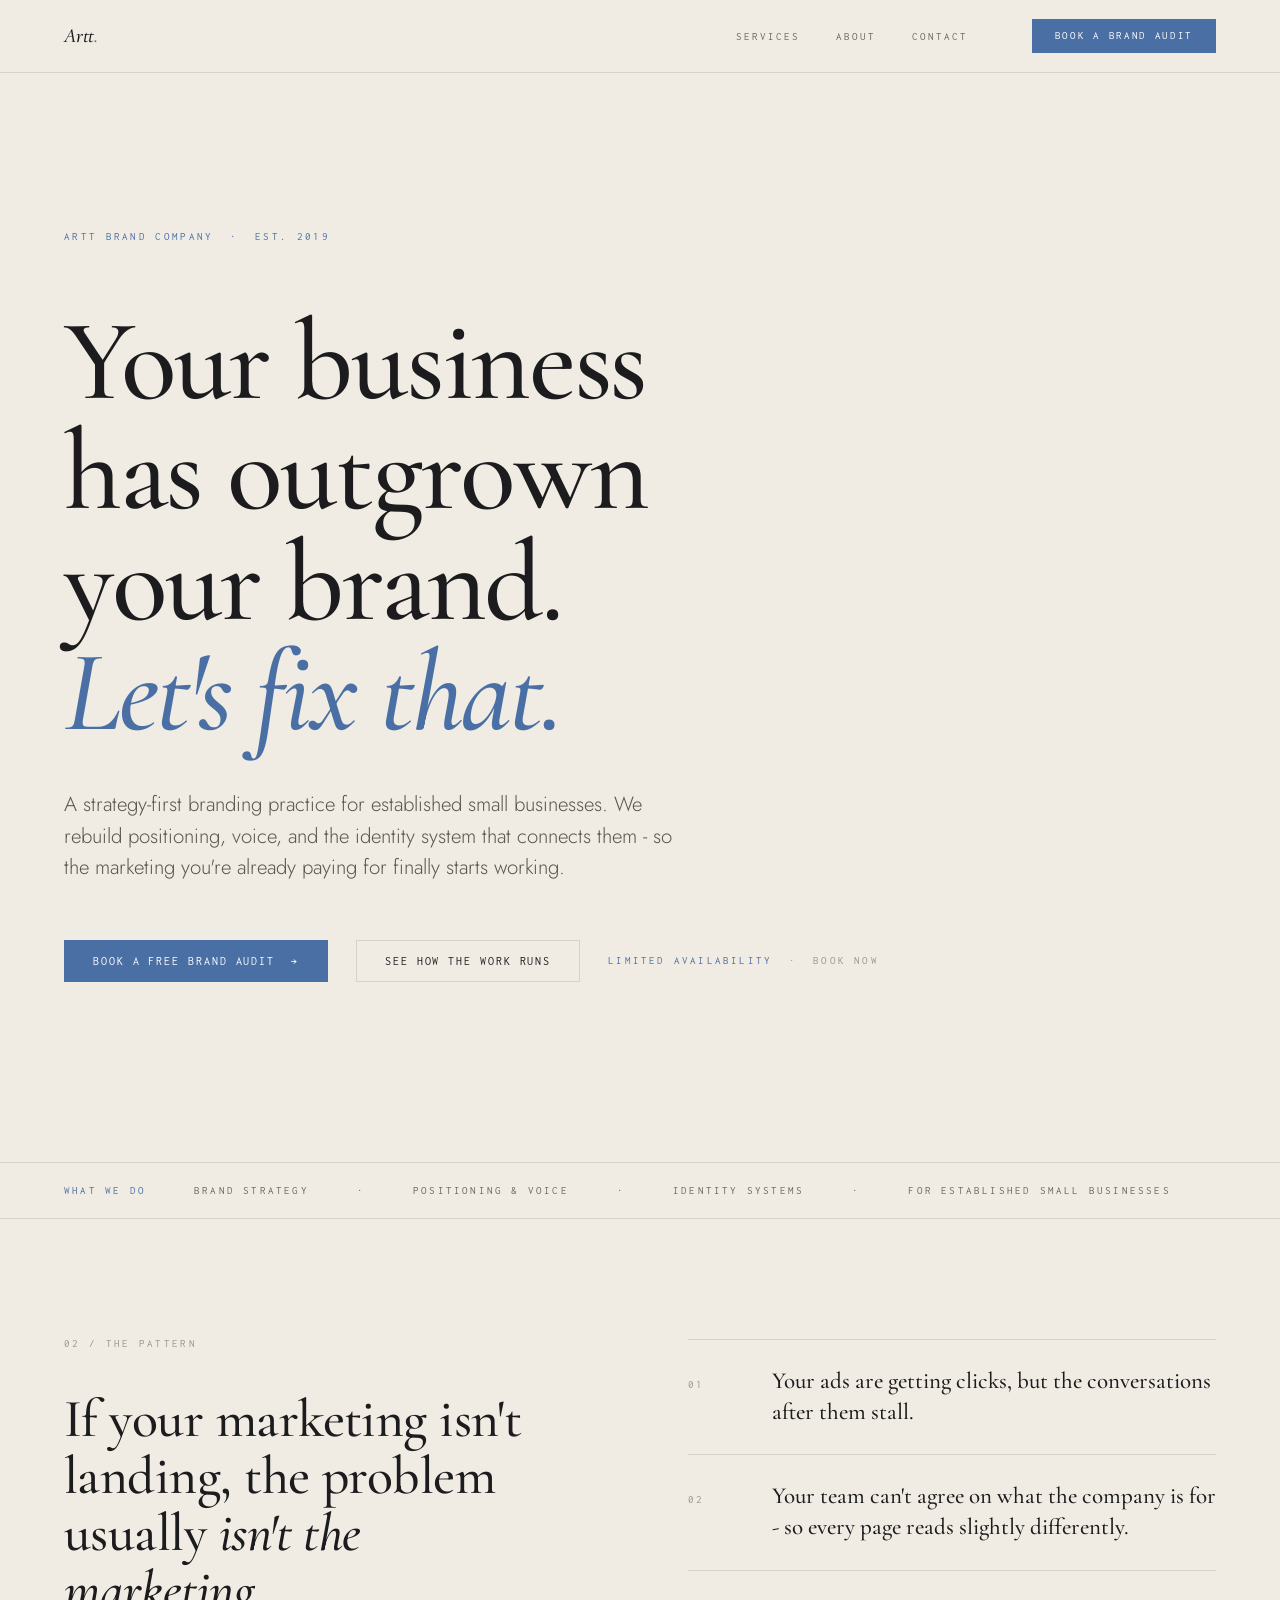
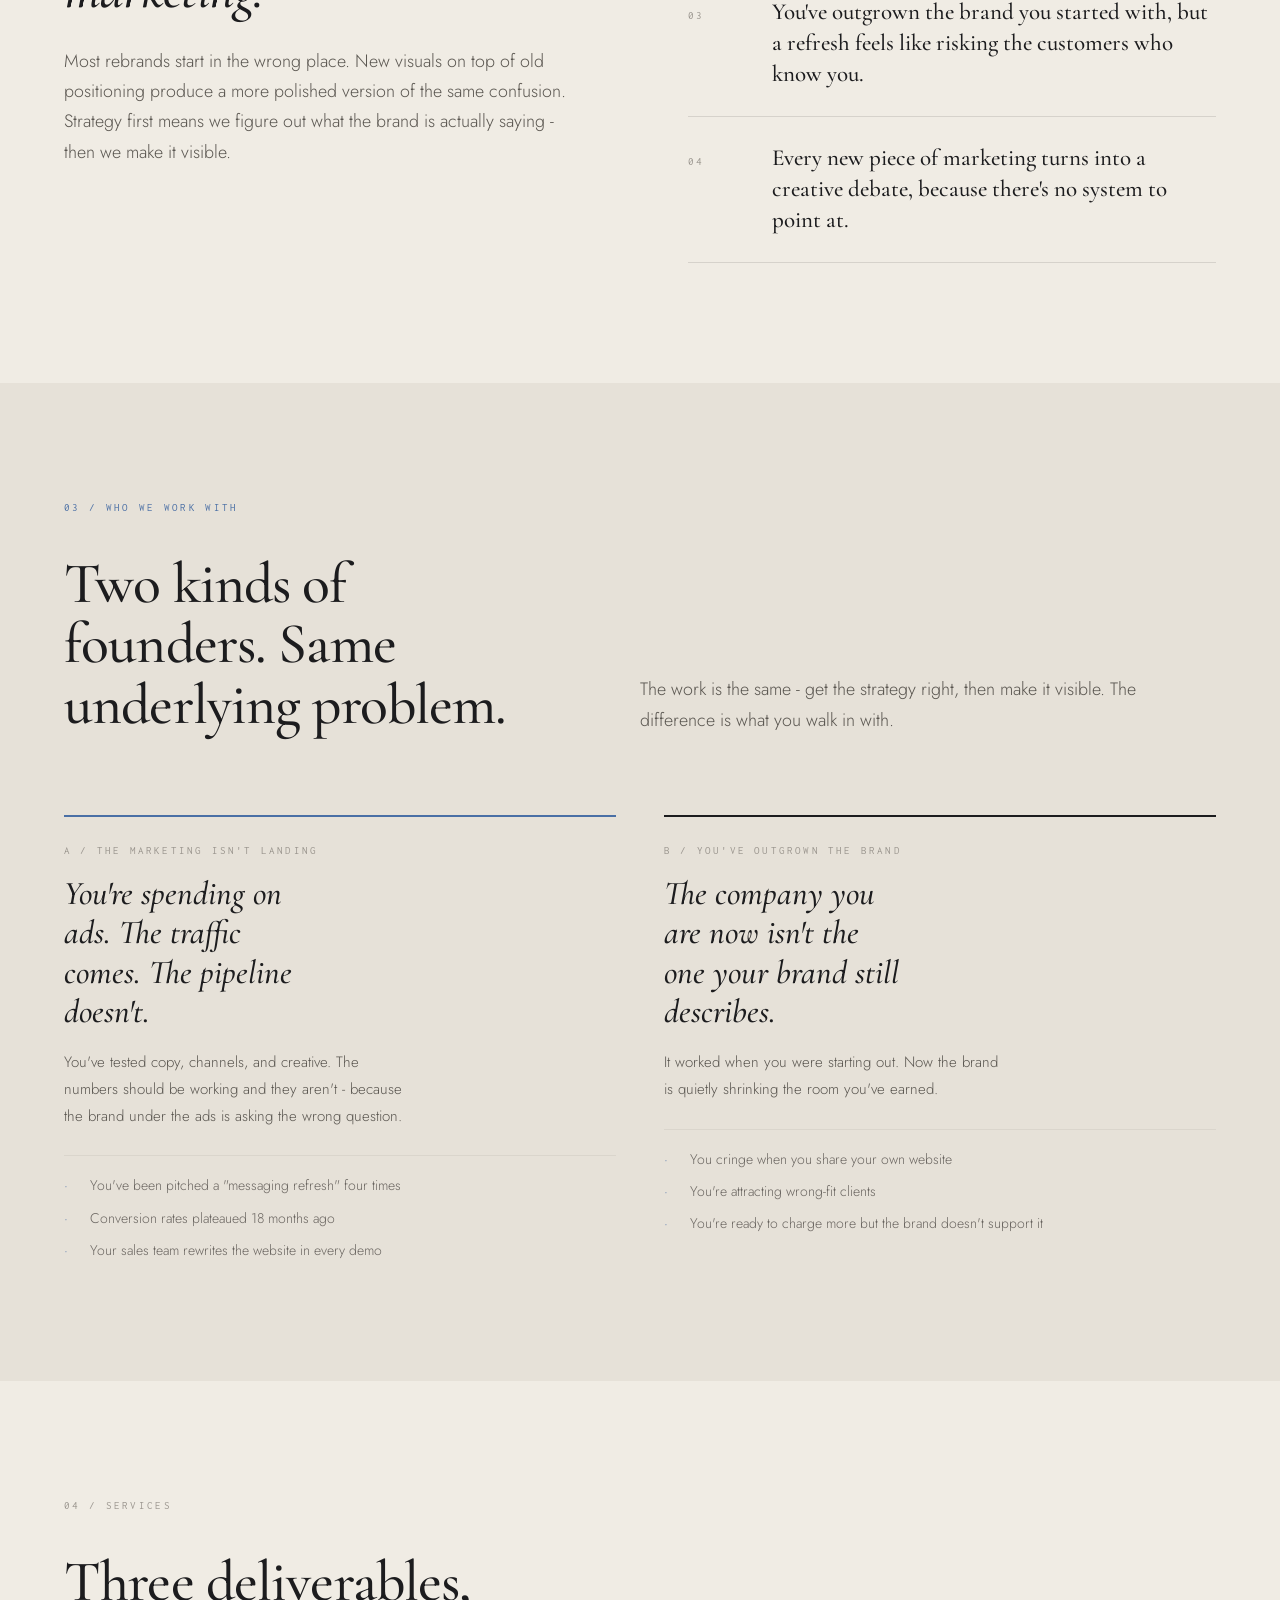
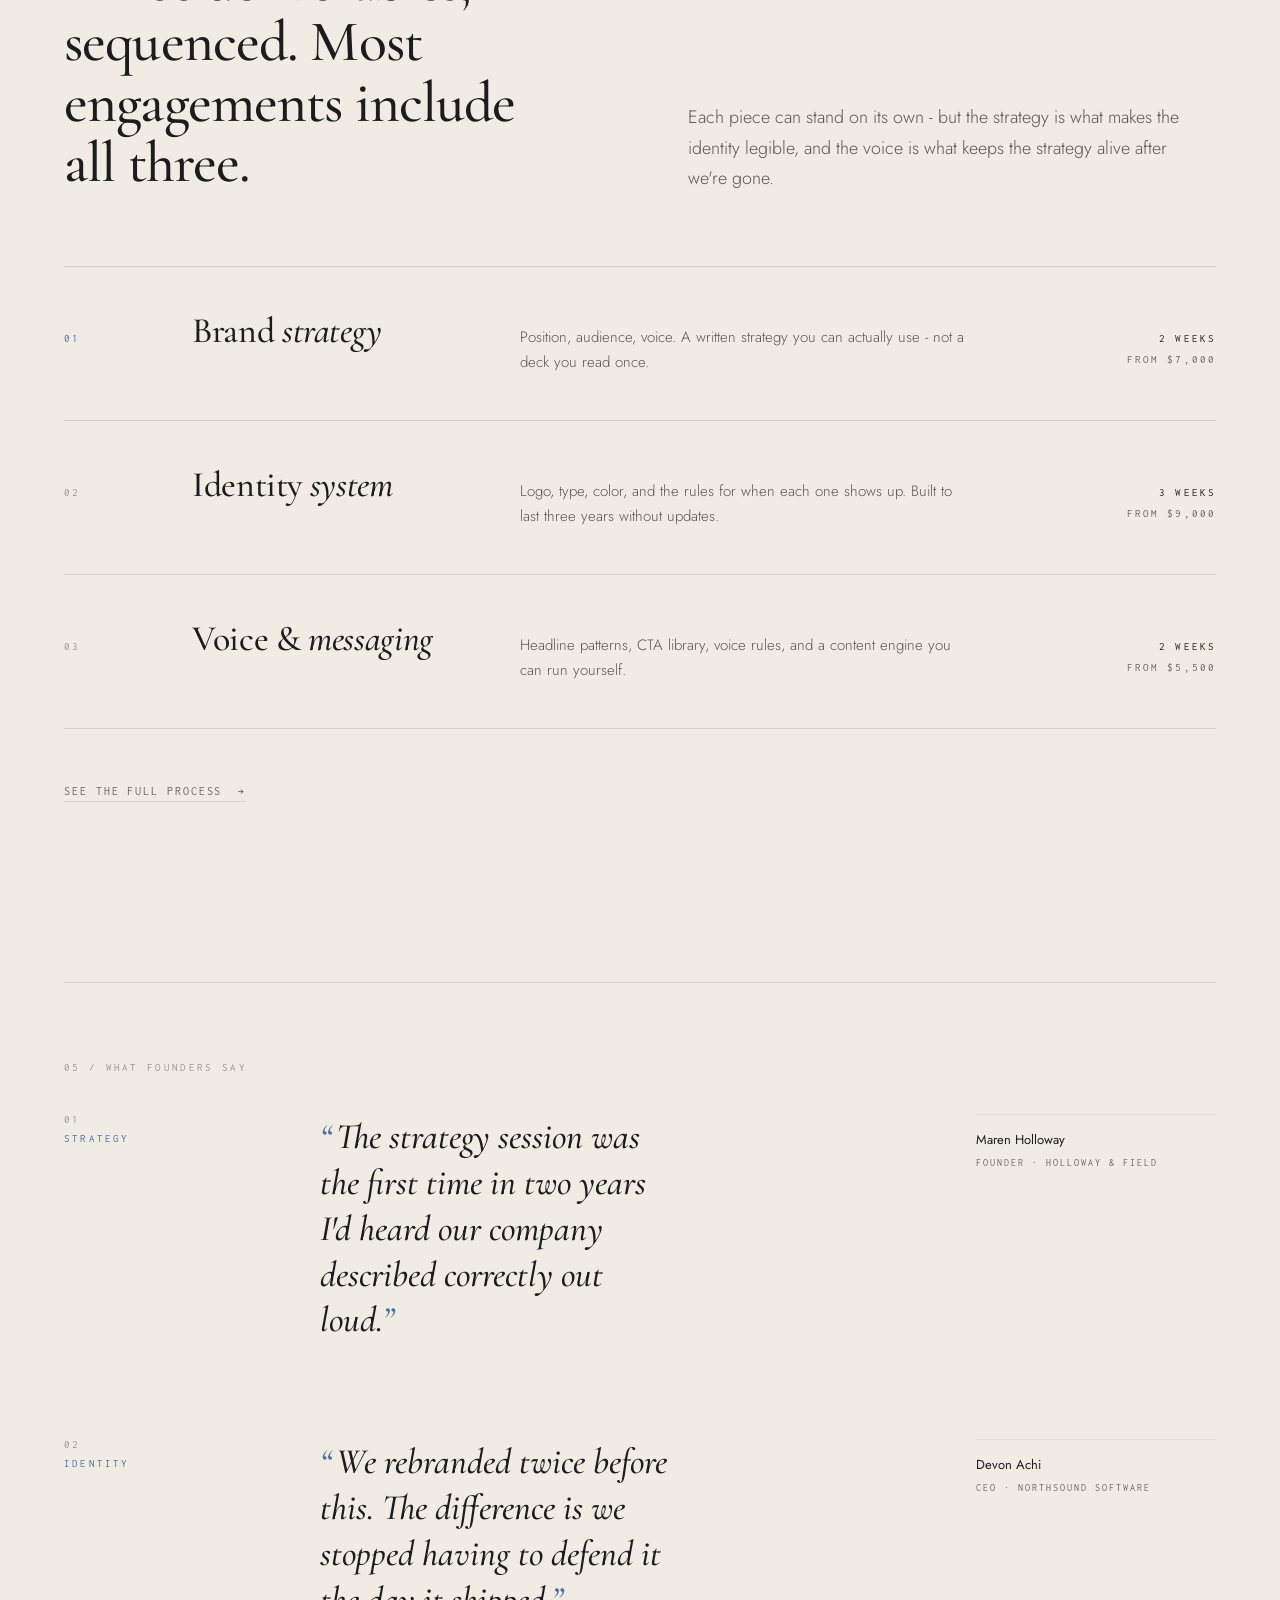
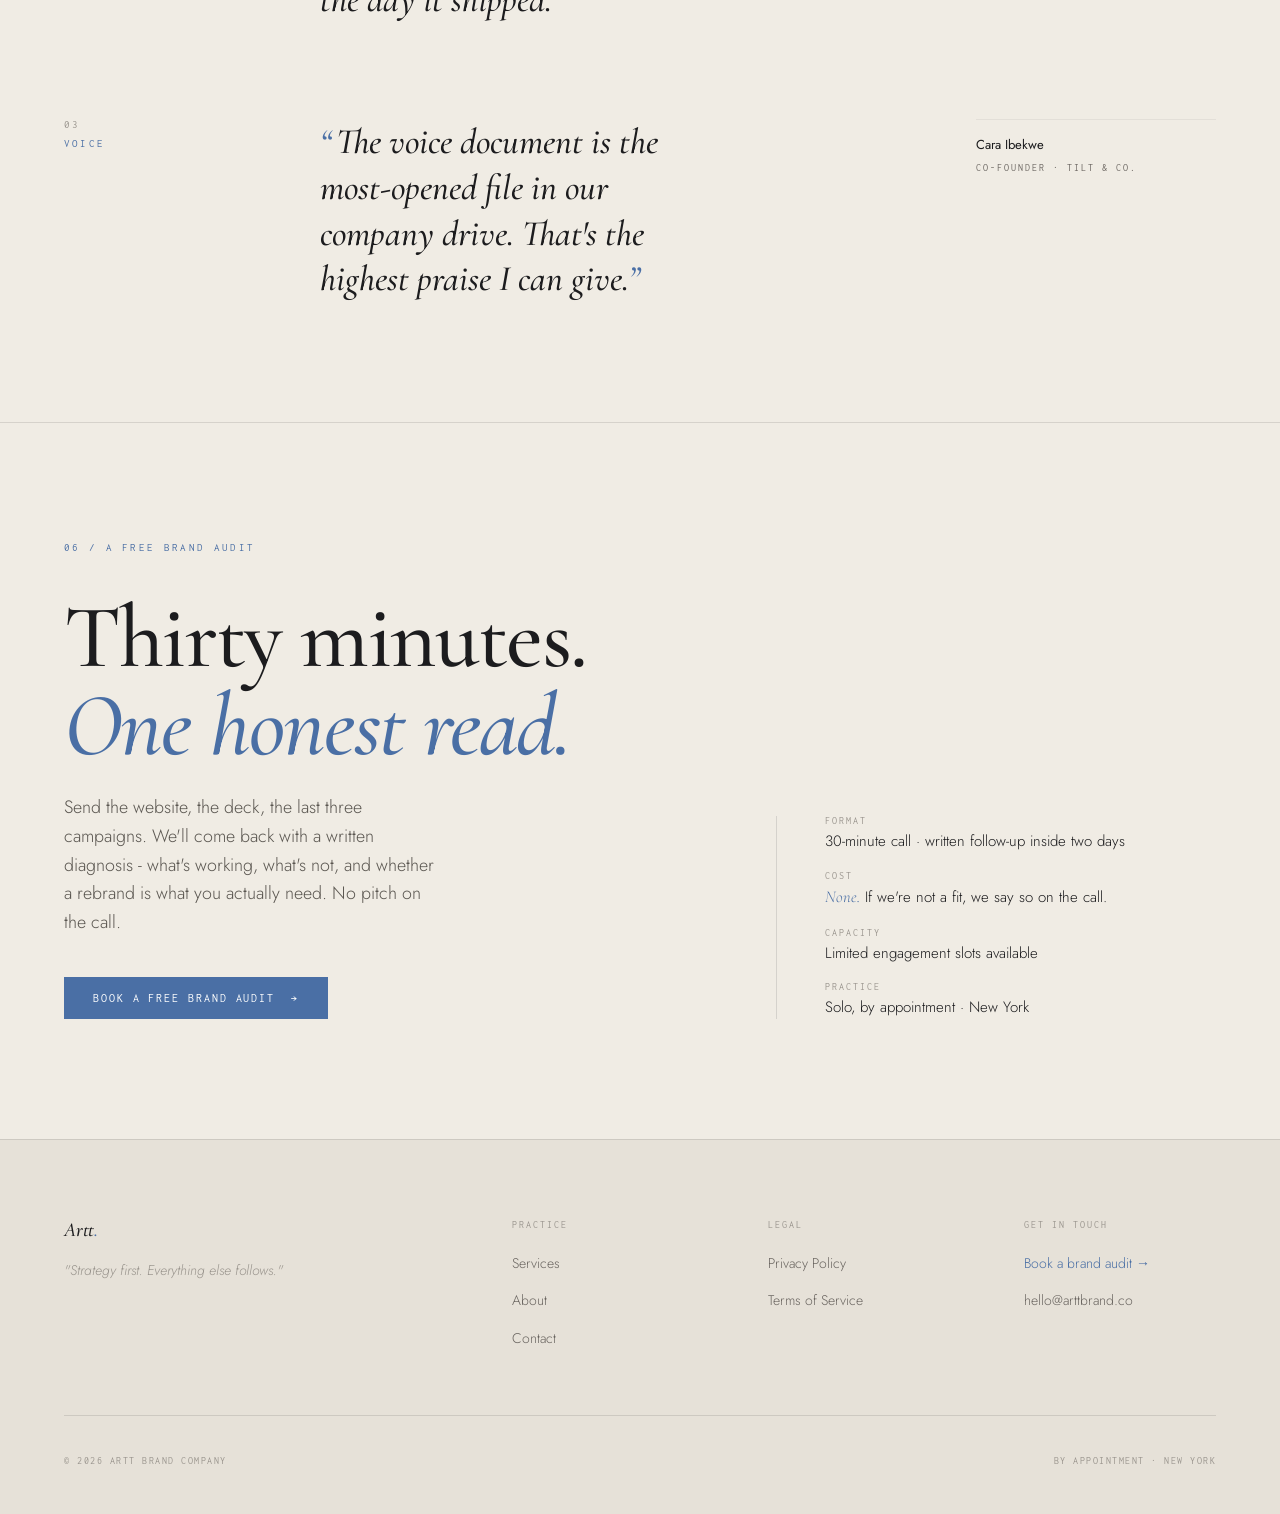
<file: index.html>
﻿<!doctype html>
<html lang="en">
<head>
<meta charset="utf-8">
<meta name="viewport" content="width=device-width, initial-scale=1.0">
<title>Artt Brand Company - Strategy-first branding for established small businesses</title>
<meta name="description" content="A boutique brand strategy practice for established small businesses. Positioning, voice, and the identity system that connects them.">
<link rel="icon" href="/favicon.svg" type="image/svg+xml">
<meta property="og:title" content="Artt Brand Company - Strategy-first branding for established small businesses">
<meta property="og:description" content="A boutique brand strategy practice for established small businesses. Positioning, voice, and the identity system that connects them.">
<meta property="og:type" content="website">
<meta property="og:url" content="https://arttbrand.co/">
<meta property="og:image" content="https://arttbrand.co/og-image.png">
<meta name="twitter:card" content="summary_large_image">
<link rel="stylesheet" href="styles.css">
<style>
.hero{padding-top:calc(160px * var(--density));padding-bottom:calc(180px * var(--density))}
.hero__hed{font:500 clamp(56px,9vw,132px)/.96 var(--font-display);letter-spacing:-.02em;margin:0 0 40px;max-width:14ch;text-wrap:balance}
.hero__hed em{font-style:italic;color:var(--accent)}
.hero__lede{font:300 clamp(18px,1.6vw,22px)/1.55 var(--font-body);margin:0 0 56px;max-width:52ch;color:var(--color-paper-soft)}
.hero__cta-row{display:flex;align-items:center;gap:28px;flex-wrap:wrap}
.hero__quiet{font:400 11px/1.4 var(--font-mono);letter-spacing:.2em;text-transform:uppercase;color:var(--fg-muted)}
.hero__quiet b{color:var(--accent);font-weight:400}
.meta-strip{border-top:1px solid var(--color-hairline);border-bottom:1px solid var(--color-hairline);padding:22px 0}
.meta-strip__inner{display:flex;align-items:center;gap:48px;flex-wrap:wrap;font:400 11px/1 var(--font-mono);letter-spacing:.2em;text-transform:uppercase;color:var(--fg-secondary)}
.meta-strip__inner>span:first-child{color:var(--accent)}
.problem{background:var(--bg-page)}
.problem__grid{display:grid;grid-template-columns:1fr 1fr;gap:96px}
.problem__hed{font:500 clamp(36px,4.2vw,56px)/1.06 var(--font-display);letter-spacing:-.01em;margin:0 0 28px;max-width:18ch}
.problem__symptoms{list-style:none;padding:0;margin:0;display:flex;flex-direction:column;border-top:1px solid var(--color-hairline)}
.problem__symptoms li{display:grid;grid-template-columns:60px 1fr;gap:24px;padding:26px 0;border-bottom:1px solid var(--color-hairline);align-items:baseline}
.problem__num{font:400 11px/1 var(--font-mono);letter-spacing:.2em;color:var(--fg-muted)}
.problem__txt{font:500 clamp(20px,1.8vw,24px)/1.35 var(--font-display);color:var(--color-paper);margin:0}
.who{background:var(--color-surface)}
.who__head{display:grid;grid-template-columns:1fr 1.2fr;gap:96px;margin-bottom:80px;align-items:end}
.who__cards{display:grid;grid-template-columns:1fr 1fr;gap:48px}
.who-card{border-top:2px solid var(--color-paper);padding-top:28px;display:flex;flex-direction:column;gap:18px}
.who-card--accent{border-top-color:var(--accent)}
.who-card__num{font:400 11px/1 var(--font-mono);letter-spacing:.2em;text-transform:uppercase;color:var(--fg-muted)}
.who-card__hed{font:500 italic clamp(28px,2.6vw,36px)/1.18 var(--font-display);margin:0;max-width:16ch}
.who-card__body{font:300 15px/1.78 var(--font-body);color:var(--color-paper-soft);margin:0;max-width:38ch}
.who-card__signs{list-style:none;padding:0;margin:8px 0 0;display:flex;flex-direction:column;gap:10px;border-top:1px solid var(--color-hairline-2);padding-top:18px}
.who-card__signs li{display:grid;grid-template-columns:14px 1fr;gap:12px;font:300 14px/1.6 var(--font-body);color:var(--fg-secondary)}
.who-card__signs li::before{content:"·";color:var(--accent)}
.services-idx{background:var(--bg-page)}
.services-idx__head{display:grid;grid-template-columns:1fr 1fr;gap:96px;align-items:end;margin-bottom:72px}
.services-idx__list{list-style:none;padding:0;margin:0;border-top:1px solid var(--color-hairline)}
.svc-row{display:grid;grid-template-columns:80px 1fr 1.6fr 200px;gap:48px;padding:44px 0;border-bottom:1px solid var(--color-hairline);align-items:baseline;transition:padding-left .22s}
.svc-row:hover{padding-left:8px}
.svc-row__num{font:400 11px/1 var(--font-mono);letter-spacing:.2em;color:var(--fg-muted)}
.svc-row__num.is-accent{color:var(--accent)}
.svc-row__title{font:500 clamp(28px,2.8vw,38px)/1.1 var(--font-display);letter-spacing:-.01em;margin:0}
.svc-row__body{font:300 15px/1.7 var(--font-body);color:var(--color-paper-soft);margin:0;max-width:50ch}
.svc-row__meta{font:400 10.5px/1.6 var(--font-mono);letter-spacing:.2em;text-transform:uppercase;color:var(--fg-secondary);text-align:right}
.svc-row__meta b{color:var(--color-paper);font-weight:400;display:block;margin-bottom:4px}
.quotes{background:var(--bg-page);padding-top:calc(60px * var(--density))}
.quotes__inner{border-top:1px solid var(--color-hairline);padding-top:80px}
.quotes__list{display:grid;grid-template-columns:1fr;gap:96px}
.quote{display:grid;grid-template-columns:200px 1fr 240px;gap:56px;align-items:start}
.quote__num{font:400 11px/1 var(--font-mono);letter-spacing:.2em;text-transform:uppercase;color:var(--fg-muted)}
.quote__num b{color:var(--accent);font-weight:400;display:block;margin-top:8px}
.quote__body{font:500 italic clamp(28px,2.8vw,40px)/1.28 var(--font-display);color:var(--color-paper);margin:0;max-width:22ch}
.quote__body::before{content:"\201C";color:var(--accent);margin-right:4px}
.quote__body::after{content:"\201D";color:var(--accent)}
.quote__attr{border-top:1px solid var(--color-hairline-2);padding-top:16px}
.quote__name{font:400 13px/1.4 var(--font-body);color:var(--color-paper);margin:0 0 6px}
.quote__role{font:400 10px/1.5 var(--font-mono);letter-spacing:.2em;text-transform:uppercase;color:var(--fg-secondary);margin:0}
.cta-band{border-top:1px solid var(--color-hairline);padding:calc(120px * var(--density)) 0}
.cta-band__grid{display:grid;grid-template-columns:1.4fr 1fr;gap:96px;align-items:end}
.cta-band__hed{font:500 clamp(48px,7vw,96px)/.98 var(--font-display);letter-spacing:-.02em;margin:0 0 24px;max-width:14ch}
.cta-band__hed em{font-style:italic;color:var(--accent)}
.cta-band__lede{font:300 clamp(16px,1.4vw,19px)/1.6 var(--font-body);color:var(--color-paper-soft);margin:0;max-width:38ch}
.cta-band__side{display:flex;flex-direction:column;gap:32px;border-left:1px solid var(--color-hairline);padding-left:48px}
.cta-band__side dl{margin:0;display:flex;flex-direction:column;gap:18px}
.cta-band__side dt{font:400 10px/1 var(--font-mono);letter-spacing:.2em;text-transform:uppercase;color:var(--fg-muted);margin-bottom:4px}
.cta-band__side dd{font:300 15px/1.5 var(--font-body);color:var(--color-paper);margin:0}
.cta-band__side dd em{font-family:var(--font-display);font-style:italic;color:var(--accent);font-size:1.1em}
@media(max-width:880px){.problem__grid,.who__head,.who__cards,.services-idx__head,.cta-band__grid{grid-template-columns:1fr;gap:48px}.svc-row{grid-template-columns:1fr;gap:16px}.svc-row__meta{text-align:left}.quote{grid-template-columns:1fr;gap:28px}.cta-band__side{border-left:0;padding-left:0;border-top:1px solid var(--color-hairline);padding-top:32px}}
</style>
</head>
<body>
<header class="site-header"><div class="site-header__inner">
  <a class="site-header__mark" href="index.html">Artt<span class="mark-dot">.</span></a>
  <nav class="site-nav">
    <a href="services.html">Services</a>
    <a href="about.html">About</a>
    <a href="contact.html">Contact</a>
  </nav>
  <button class="nav-toggle" aria-label="Menu" aria-expanded="false"><span></span><span></span><span></span></button>
  <a class="btn btn--primary" href="contact.html">Book a brand audit</a>
</div></header>
<main>
<section class="hero"><div class="wrap">
  <span class="section-label section-label--accent" style="margin-bottom:64px" data-reveal="fade">Artt Brand Company &nbsp;·&nbsp; Est. 2019</span>
  <h1 class="hero__hed" data-reveal>Your business has outgrown your brand. <em>Let's fix that.</em></h1>
  <p class="hero__lede" data-reveal style="--reveal-delay:90ms">A strategy-first branding practice for established small businesses. We rebuild positioning, voice, and the identity system that connects them - so the marketing you're already paying for finally starts working.</p>
  <div class="hero__cta-row" data-reveal style="--reveal-delay:180ms">
    <a class="btn btn--primary" href="contact.html">Book a free brand audit &nbsp;→</a>
    <a class="btn btn--ghost" href="#how">See how the work runs</a>
    <span class="hero__quiet"><b>Limited availability</b> &nbsp;·&nbsp; Book now</span>
  </div>
</div></section>
<div class="meta-strip"><div class="wrap meta-strip__inner">
  <span>What we do</span><span>Brand strategy</span><span>·</span><span>Positioning &amp; voice</span><span>·</span><span>Identity systems</span><span>·</span><span>For established small businesses</span>
</div></div>
<section class="problem"><div class="wrap"><div class="problem__grid">
  <div>
    <span class="section-label" data-reveal="fade">02 / The pattern</span>
    <h2 class="problem__hed" data-reveal>If your marketing isn't landing, the problem usually <em>isn't the marketing.</em></h2>
    <p class="t-body" data-reveal style="--reveal-delay:80ms">Most rebrands start in the wrong place. New visuals on top of old positioning produce a more polished version of the same confusion. Strategy first means we figure out what the brand is actually saying - then we make it visible.</p>
  </div>
  <ul class="problem__symptoms">
    <li data-reveal style="--reveal-delay:0ms"><span class="problem__num">01</span><p class="problem__txt">Your ads are getting clicks, but the conversations after them stall.</p></li>
    <li data-reveal style="--reveal-delay:80ms"><span class="problem__num">02</span><p class="problem__txt">Your team can't agree on what the company is for - so every page reads slightly differently.</p></li>
    <li data-reveal style="--reveal-delay:160ms"><span class="problem__num">03</span><p class="problem__txt">You've outgrown the brand you started with, but a refresh feels like risking the customers who know you.</p></li>
    <li data-reveal style="--reveal-delay:240ms"><span class="problem__num">04</span><p class="problem__txt">Every new piece of marketing turns into a creative debate, because there's no system to point at.</p></li>
  </ul>
</div></div></section>
<section class="who"><div class="wrap">
  <span class="section-label section-label--accent" data-reveal="fade">03 / Who we work with</span>
  <div class="who__head">
    <h2 class="t-h2" data-reveal>Two kinds of founders. Same underlying problem.</h2>
    <p class="t-body" data-reveal style="--reveal-delay:80ms">The work is the same - get the strategy right, then make it visible. The difference is what you walk in with.</p>
  </div>
  <div class="who__cards">
    <article class="who-card who-card--accent" data-reveal>
      <span class="who-card__num">A / The marketing isn't landing</span>
      <h3 class="who-card__hed">You're spending on ads. The traffic comes. The pipeline doesn't.</h3>
      <p class="who-card__body">You've tested copy, channels, and creative. The numbers should be working and they aren't - because the brand under the ads is asking the wrong question.</p>
      <ul class="who-card__signs"><li>You've been pitched a "messaging refresh" four times</li><li>Conversion rates plateaued 18 months ago</li><li>Your sales team rewrites the website in every demo</li></ul>
    </article>
    <article class="who-card" data-reveal style="--reveal-delay:120ms">
      <span class="who-card__num">B / You've outgrown the brand</span>
      <h3 class="who-card__hed">The company you are now isn't the one your brand still describes.</h3>
      <p class="who-card__body">It worked when you were starting out. Now the brand is quietly shrinking the room you've earned.</p>
      <ul class="who-card__signs"><li>You cringe when you share your own website</li><li>You're attracting wrong-fit clients</li><li>You're ready to charge more but the brand doesn't support it</li></ul>
    </article>
  </div>
</div></section>
<section class="services-idx" id="how" style="scroll-margin-top:72px"><div class="wrap">
  <span class="section-label" data-reveal="fade">04 / Services</span>
  <div class="services-idx__head">
    <h2 class="t-h2" data-reveal>Three deliverables, sequenced. Most engagements include all three.</h2>
    <p class="t-body" data-reveal style="--reveal-delay:80ms">Each piece can stand on its own - but the strategy is what makes the identity legible, and the voice is what keeps the strategy alive after we're gone.</p>
  </div>
  <ol class="services-idx__list">
    <li class="svc-row" data-reveal style="--reveal-delay:0ms"><span class="svc-row__num is-accent">01</span><h3 class="svc-row__title">Brand <em>strategy</em></h3><p class="svc-row__body">Position, audience, voice. A written strategy you can actually use - not a deck you read once.</p><span class="svc-row__meta"><b>2 weeks</b>From $7,000</span></li>
    <li class="svc-row" data-reveal style="--reveal-delay:80ms"><span class="svc-row__num">02</span><h3 class="svc-row__title">Identity <em>system</em></h3><p class="svc-row__body">Logo, type, color, and the rules for when each one shows up. Built to last three years without updates.</p><span class="svc-row__meta"><b>3 weeks</b>From $9,000</span></li>
    <li class="svc-row" data-reveal style="--reveal-delay:160ms"><span class="svc-row__num">03</span><h3 class="svc-row__title">Voice &amp; <em>messaging</em></h3><p class="svc-row__body">Headline patterns, CTA library, voice rules, and a content engine you can run yourself.</p><span class="svc-row__meta"><b>2 weeks</b>From $5,500</span></li>
  </ol>
  <p style="margin-top:48px"><a class="link-ghost" href="services.html">See the full process &nbsp;→</a></p>
</div></section>
<section class="quotes"><div class="wrap"><div class="quotes__inner">
  <span class="section-label" data-reveal="fade">05 / What founders say</span>
  <div class="quotes__list">
    <article class="quote" data-reveal style="--reveal-delay:0ms"><span class="quote__num">01<b>Strategy</b></span><blockquote class="quote__body">The strategy session was the first time in two years I'd heard our company described correctly out loud.</blockquote><div class="quote__attr"><p class="quote__name">Maren Holloway</p><p class="quote__role">Founder · Holloway &amp; Field</p></div></article>
    <article class="quote" data-reveal style="--reveal-delay:120ms"><span class="quote__num">02<b>Identity</b></span><blockquote class="quote__body">We rebranded twice before this. The difference is we stopped having to defend it the day it shipped.</blockquote><div class="quote__attr"><p class="quote__name">Devon Achi</p><p class="quote__role">CEO · Northsound Software</p></div></article>
    <article class="quote" data-reveal style="--reveal-delay:240ms"><span class="quote__num">03<b>Voice</b></span><blockquote class="quote__body">The voice document is the most-opened file in our company drive. That's the highest praise I can give.</blockquote><div class="quote__attr"><p class="quote__name">Cara Ibekwe</p><p class="quote__role">Co-founder · Tilt &amp; Co.</p></div></article>
  </div>
</div></div></section>
<section class="cta-band"><div class="wrap"><div class="cta-band__grid">
  <div>
    <span class="section-label section-label--accent" data-reveal="fade">06 / A free brand audit</span>
    <h2 class="cta-band__hed" data-reveal>Thirty minutes. <em>One honest read.</em></h2>
    <p class="cta-band__lede" data-reveal style="--reveal-delay:80ms">Send the website, the deck, the last three campaigns. We'll come back with a written diagnosis - what's working, what's not, and whether a rebrand is what you actually need. No pitch on the call.</p>
    <p data-reveal style="margin-top:40px;--reveal-delay:160ms"><a class="btn btn--primary" href="contact.html">Book a free brand audit &nbsp;→</a></p>
  </div>
  <aside class="cta-band__side" data-reveal style="--reveal-delay:100ms"><dl>
    <div><dt>Format</dt><dd>30-minute call · written follow-up inside two days</dd></div>
    <div><dt>Cost</dt><dd><em>None.</em> If we're not a fit, we say so on the call.</dd></div>
    <div><dt>Capacity</dt><dd>Limited engagement slots available</dd></div>
    <div><dt>Practice</dt><dd>Solo, by appointment · New York</dd></div>
  </dl></aside>
</div></div></section>
</main>
<footer class="site-footer"><div class="wrap">
  <div class="site-footer__row">
    <div class="site-footer__brand"><span class="site-footer__mark">Artt<span style="color:var(--accent)">.</span></span><p class="site-footer__quote">"Strategy first. Everything else follows."</p></div>
    <div class="footer-col"><h4>Practice</h4><ul><li><a href="services.html">Services</a></li><li><a href="about.html">About</a></li><li><a href="contact.html">Contact</a></li></ul></div>
    <div class="footer-col"><h4>Legal</h4><ul><li><a href="privacy.html">Privacy Policy</a></li><li><a href="terms.html">Terms of Service</a></li></ul></div>
    <div class="footer-col"><h4>Get in touch</h4><ul><li><a class="cta" href="contact.html">Book a brand audit →</a></li><li><a href="mailto:hello@arttbrand.co">hello@arttbrand.co</a></li></ul></div>
  </div>
  <div class="site-footer__meta"><span>&copy; <script>document.write(new Date().getFullYear())</script> Artt Brand Company</span><span>By appointment &middot; New York</span></div>
</div></footer>
<script>document.querySelector('.nav-toggle').addEventListener('click',function(){const n=document.querySelector('.site-nav');const open=this.getAttribute('aria-expanded')==='true';this.setAttribute('aria-expanded',!open);n.classList.toggle('is-open')});</script>
<script src="reveal.js"></script>
</body></html>
</file>
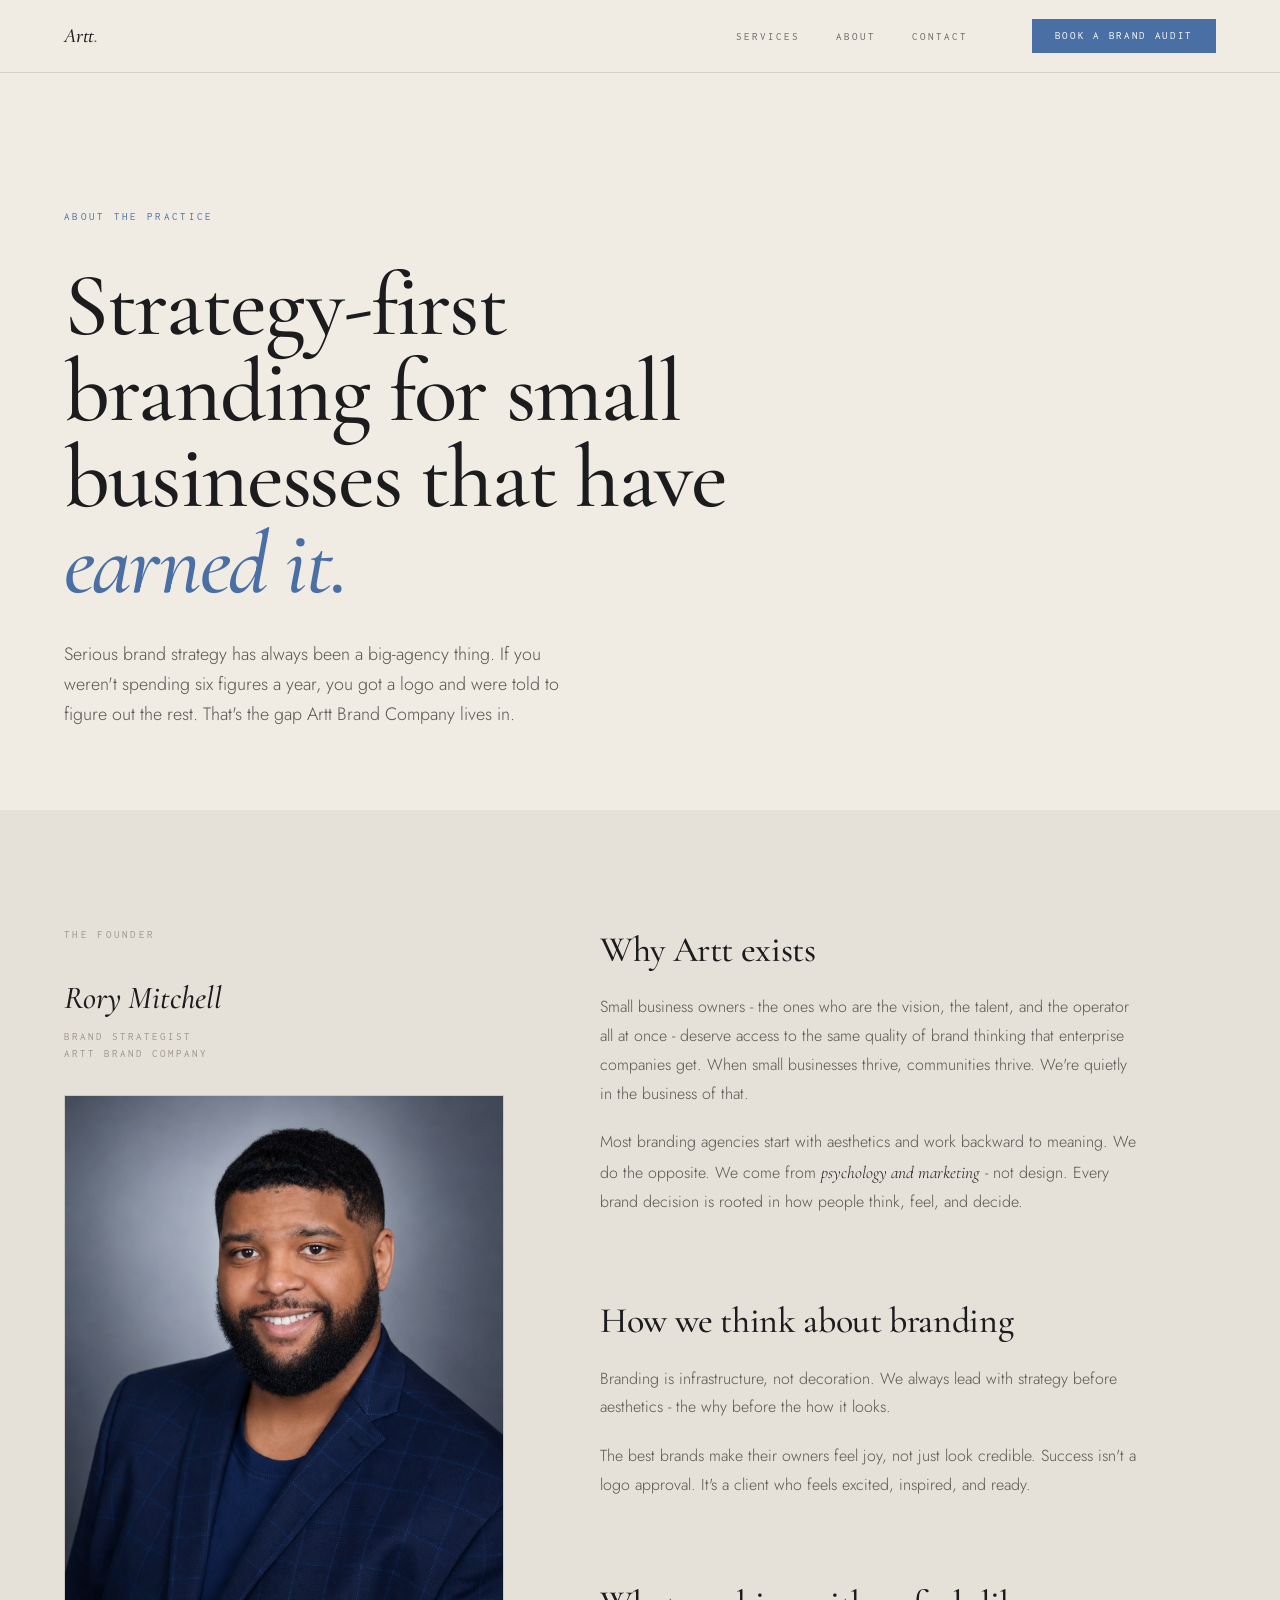
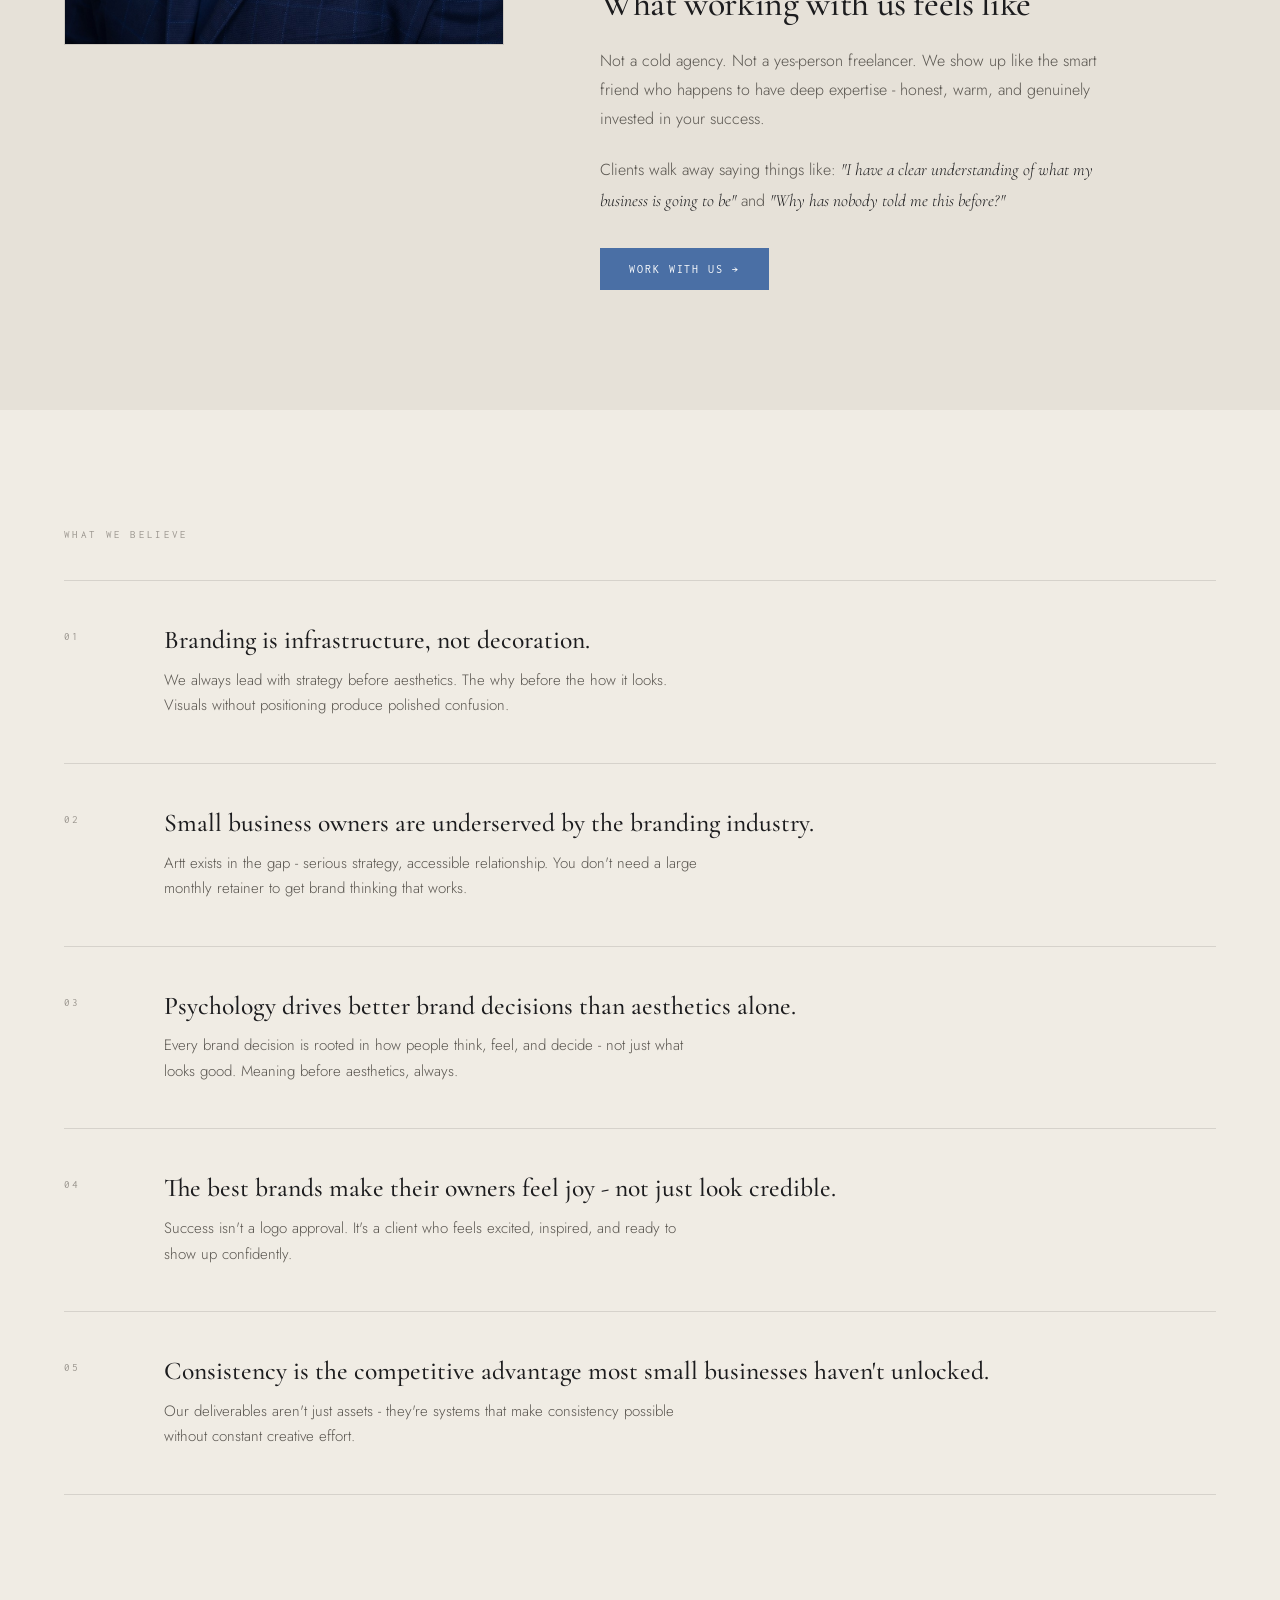
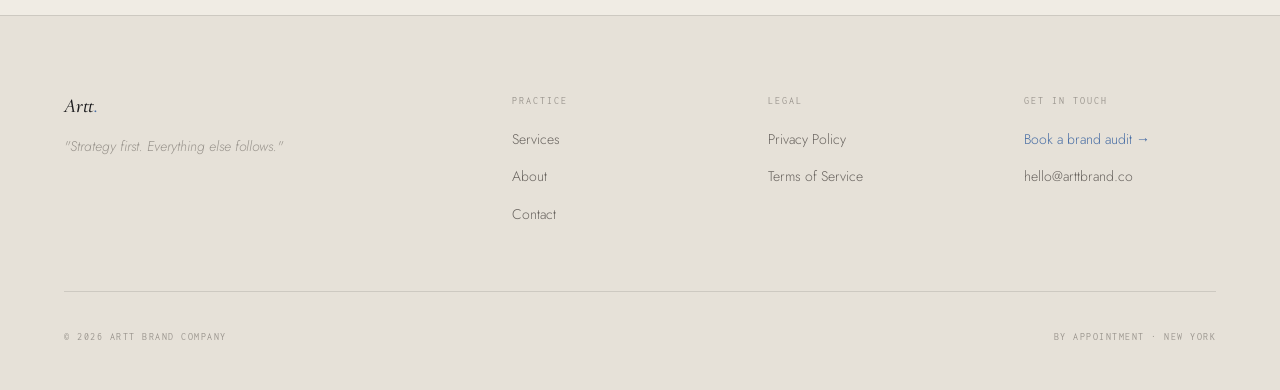
<file: about.html>
﻿<!doctype html><html lang="en"><head>
<meta charset="utf-8"><meta name="viewport" content="width=device-width, initial-scale=1.0">
<title>About - Artt Brand Company</title>
<link rel="icon" href="/favicon.svg" type="image/svg+xml">
<meta property="og:title" content="About - Artt Brand Company">
<meta property="og:description" content="Strategy-first branding for small businesses that have earned it. Founded by Rory Mitchell.">
<meta property="og:type" content="website">
<meta property="og:url" content="https://arttbrand.co/about.html">
<meta property="og:image" content="https://arttbrand.co/og-image.png">
<meta name="twitter:card" content="summary_large_image">
<link rel="stylesheet" href="styles.css">
<style>
.about-hero{padding-top:calc(140px * var(--density));padding-bottom:calc(80px * var(--density))}
.about-hero__hed{font:500 clamp(48px,7vw,96px)/.96 var(--font-display);letter-spacing:-.02em;margin:0 0 32px;max-width:16ch}
.about-hero__hed em{font-style:italic;color:var(--accent)}
.about-body{background:var(--color-surface)}
.about-grid{display:grid;grid-template-columns:1fr 1.4fr;gap:96px;align-items:start}
.about-aside{position:sticky;top:96px}
.about-aside__name{font:500 italic clamp(24px,2.5vw,36px)/1.1 var(--font-display);color:var(--color-paper);margin:0 0 12px}
.about-aside__role{font:400 11px/1.6 var(--font-mono);letter-spacing:.18em;text-transform:uppercase;color:var(--fg-muted)}
.about-portrait{margin-top:32px;aspect-ratio:4/5;overflow:hidden;border:1px solid var(--color-hairline)}
.about-portrait img{width:100%;height:100%;object-fit:cover;object-position:center top}
.about-content{display:flex;flex-direction:column;gap:64px}
.about-section h2{font:500 clamp(28px,2.8vw,38px)/1.1 var(--font-display);letter-spacing:-.01em;margin:0 0 24px}
.about-section p{font:300 16px/1.8 var(--font-body);color:var(--color-paper-soft);margin:0 0 20px;max-width:60ch}
.about-section p em{font-family:var(--font-display);font-style:italic;color:var(--color-paper);font-size:1.08em}
.beliefs{background:var(--bg-page)}
.beliefs__list{list-style:none;padding:0;margin:0;border-top:1px solid var(--color-hairline)}
.belief{display:grid;grid-template-columns:60px 1fr;gap:40px;padding:44px 0;border-bottom:1px solid var(--color-hairline)}
.belief__num{font:400 11px/1 var(--font-mono);letter-spacing:.2em;color:var(--fg-muted);padding-top:6px}
.belief__body h3{font:500 clamp(20px,2vw,26px)/1.2 var(--font-display);margin:0 0 12px}
.belief__body p{font:300 15px/1.7 var(--font-body);color:var(--color-paper-soft);margin:0;max-width:60ch}
@media(max-width:880px){.about-grid{grid-template-columns:1fr;gap:48px}.about-aside{position:static}.belief{grid-template-columns:1fr;gap:16px}}
</style>
</head><body>
<header class="site-header"><div class="site-header__inner">
  <a class="site-header__mark" href="index.html">Artt<span class="mark-dot">.</span></a>
  <nav class="site-nav">
    <a href="services.html">Services</a>
    <a href="about.html">About</a>
    <a href="contact.html">Contact</a>
  </nav>
  <button class="nav-toggle" aria-label="Menu" aria-expanded="false"><span></span><span></span><span></span></button>
  <a class="btn btn--primary" href="contact.html">Book a brand audit</a>
</div></header>
<main>
<section class="about-hero"><div class="wrap">
  <span class="section-label section-label--accent" data-reveal="fade">About the practice</span>
  <h1 class="about-hero__hed" data-reveal>Strategy-first branding for small businesses that have <em>earned it.</em></h1>
  <p class="t-body" data-reveal style="--reveal-delay:80ms">Serious brand strategy has always been a big-agency thing. If you weren't spending six figures a year, you got a logo and were told to figure out the rest. That's the gap Artt Brand Company lives in.</p>
</div></section>
<section class="about-body"><div class="wrap"><div class="about-grid">
  <aside class="about-aside" data-reveal>
    <span class="section-label">The founder</span>
    <p class="about-aside__name">Rory Mitchell</p>
    <p class="about-aside__role">Brand Strategist<br>Artt Brand Company</p>
    <div class="about-portrait"><img src="rory-mitchell.jpg" alt="Rory Mitchell, founder of Artt Brand Company" loading="lazy"></div>
  </aside>
  <div class="about-content">
    <div class="about-section" data-reveal>
      <h2>Why Artt exists</h2>
      <p>Small business owners - the ones who are the vision, the talent, and the operator all at once - deserve access to the same quality of brand thinking that enterprise companies get. When small businesses thrive, communities thrive. We're quietly in the business of that.</p>
      <p>Most branding agencies start with aesthetics and work backward to meaning. We do the opposite. We come from <em>psychology and marketing</em> - not design. Every brand decision is rooted in how people think, feel, and decide.</p>
    </div>
    <div class="about-section" data-reveal style="--reveal-delay:80ms">
      <h2>How we think about branding</h2>
      <p>Branding is infrastructure, not decoration. We always lead with strategy before aesthetics - the why before the how it looks.</p>
      <p>The best brands make their owners feel joy, not just look credible. Success isn't a logo approval. It's a client who feels excited, inspired, and ready.</p>
    </div>
    <div class="about-section" data-reveal style="--reveal-delay:160ms">
      <h2>What working with us feels like</h2>
      <p>Not a cold agency. Not a yes-person freelancer. We show up like the smart friend who happens to have deep expertise - honest, warm, and genuinely invested in your success.</p>
      <p>Clients walk away saying things like: <em>"I have a clear understanding of what my business is going to be"</em> and <em>"Why has nobody told me this before?"</em></p>
      <div style="margin-top:32px"><a class="btn btn--primary" href="contact.html">Work with us →</a></div>
    </div>
  </div>
</div></div></section>
<section class="beliefs"><div class="wrap">
  <span class="section-label" data-reveal="fade">What we believe</span>
  <ul class="beliefs__list">
    <li class="belief" data-reveal style="--reveal-delay:0ms"><span class="belief__num">01</span><div class="belief__body"><h3>Branding is infrastructure, not decoration.</h3><p>We always lead with strategy before aesthetics. The why before the how it looks. Visuals without positioning produce polished confusion.</p></div></li>
    <li class="belief" data-reveal style="--reveal-delay:80ms"><span class="belief__num">02</span><div class="belief__body"><h3>Small business owners are underserved by the branding industry.</h3><p>Artt exists in the gap - serious strategy, accessible relationship. You don't need a large monthly retainer to get brand thinking that works.</p></div></li>
    <li class="belief" data-reveal style="--reveal-delay:160ms"><span class="belief__num">03</span><div class="belief__body"><h3>Psychology drives better brand decisions than aesthetics alone.</h3><p>Every brand decision is rooted in how people think, feel, and decide - not just what looks good. Meaning before aesthetics, always.</p></div></li>
    <li class="belief" data-reveal style="--reveal-delay:240ms"><span class="belief__num">04</span><div class="belief__body"><h3>The best brands make their owners feel joy - not just look credible.</h3><p>Success isn't a logo approval. It's a client who feels excited, inspired, and ready to show up confidently.</p></div></li>
    <li class="belief" data-reveal style="--reveal-delay:320ms"><span class="belief__num">05</span><div class="belief__body"><h3>Consistency is the competitive advantage most small businesses haven't unlocked.</h3><p>Our deliverables aren't just assets - they're systems that make consistency possible without constant creative effort.</p></div></li>
  </ul>
</div></section>
</main>
<footer class="site-footer"><div class="wrap">
  <div class="site-footer__row">
    <div class="site-footer__brand"><span class="site-footer__mark">Artt<span style="color:var(--accent)">.</span></span><p class="site-footer__quote">"Strategy first. Everything else follows."</p></div>
    <div class="footer-col"><h4>Practice</h4><ul><li><a href="services.html">Services</a></li><li><a href="about.html">About</a></li><li><a href="contact.html">Contact</a></li></ul></div>
    <div class="footer-col"><h4>Legal</h4><ul><li><a href="privacy.html">Privacy Policy</a></li><li><a href="terms.html">Terms of Service</a></li></ul></div>
    <div class="footer-col"><h4>Get in touch</h4><ul><li><a class="cta" href="contact.html">Book a brand audit →</a></li><li><a href="mailto:hello@arttbrand.co">hello@arttbrand.co</a></li></ul></div>
  </div>
  <div class="site-footer__meta"><span>&copy; <script>document.write(new Date().getFullYear())</script> Artt Brand Company</span><span>By appointment &middot; New York</span></div>
</div></footer>
<script>document.querySelector('.nav-toggle').addEventListener('click',function(){const n=document.querySelector('.site-nav');const open=this.getAttribute('aria-expanded')==='true';this.setAttribute('aria-expanded',!open);n.classList.toggle('is-open')});</script>
<script src="reveal.js"></script>
</body></html>
</file>
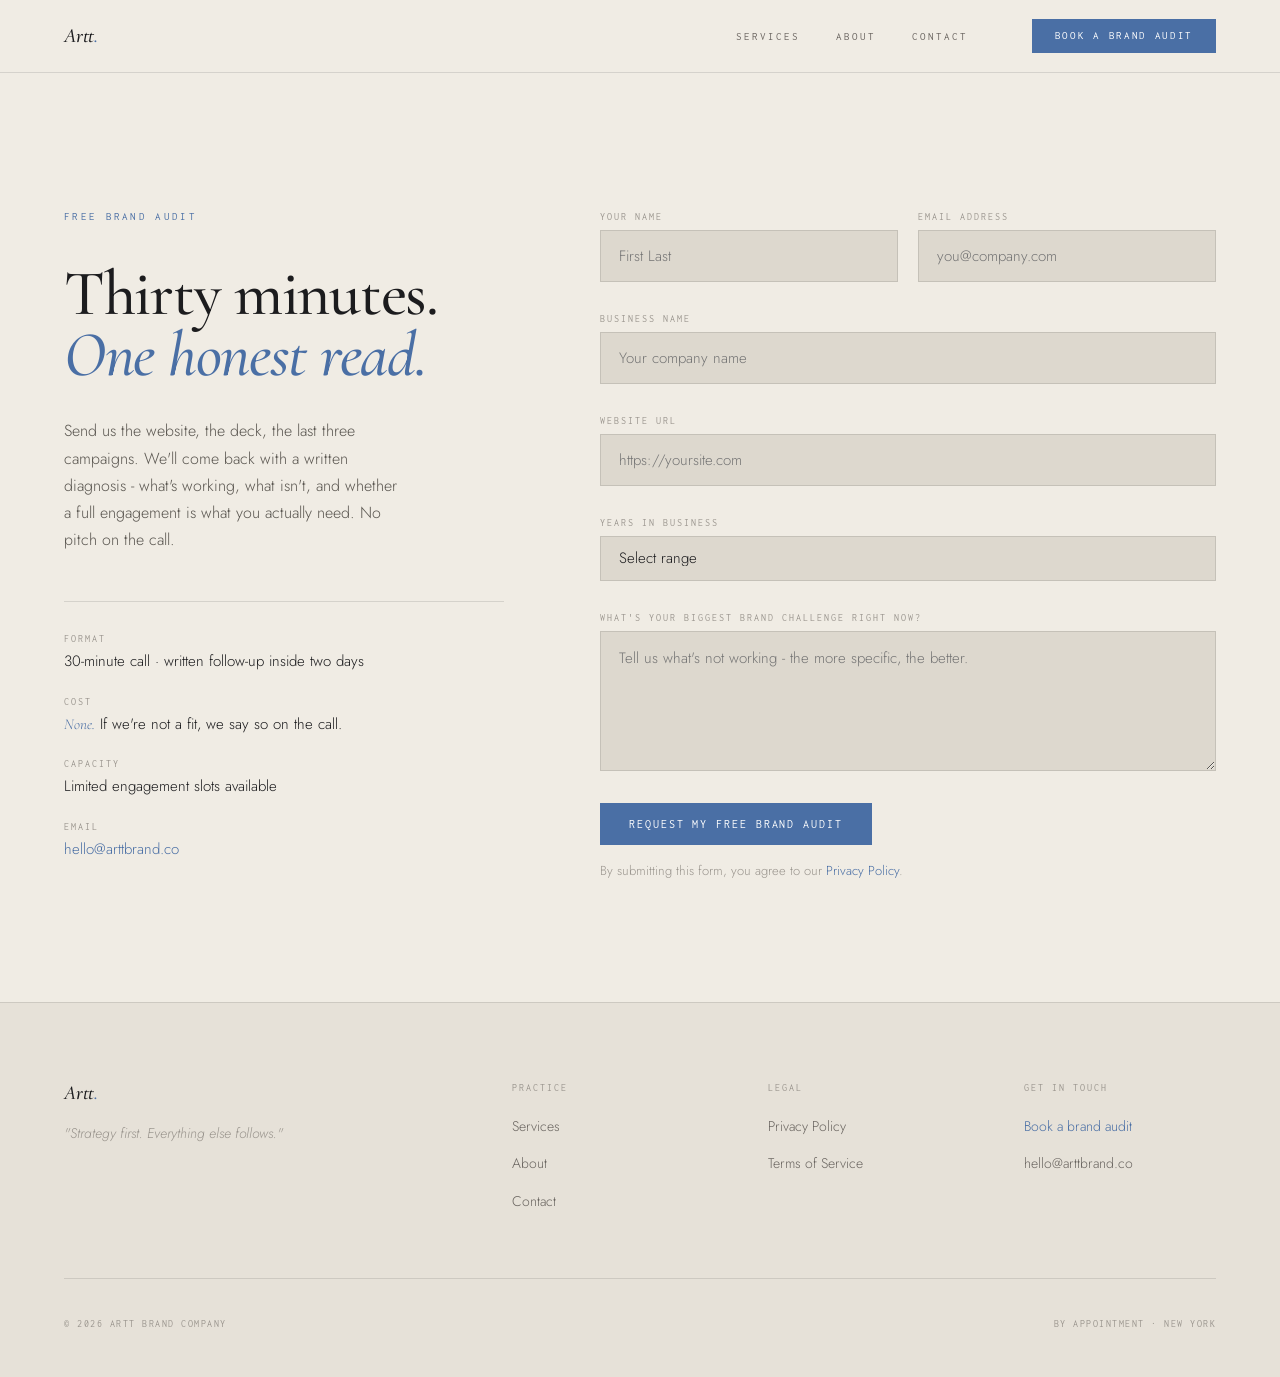
<file: contact.html>
﻿<!doctype html><html lang="en"><head><meta charset="utf-8"><meta name="viewport" content="width=device-width, initial-scale=1.0">
<title>Contact - Artt Brand Company</title>
<link rel="icon" href="/favicon.svg" type="image/svg+xml">
<meta property="og:title" content="Contact - Artt Brand Company">
<meta property="og:description" content="Book a free 30-minute brand audit. No pitch, just an honest read on your brand.">
<meta property="og:type" content="website">
<meta property="og:url" content="https://arttbrand.co/contact.html">
<meta property="og:image" content="https://arttbrand.co/og-image.png">
<meta name="twitter:card" content="summary_large_image">
<link rel="stylesheet" href="styles.css">
<style>
.contact-page{padding-top:calc(140px * var(--density));padding-bottom:calc(120px * var(--density))}
.contact-grid{display:grid;grid-template-columns:1fr 1.4fr;gap:96px;align-items:start}
.contact-aside{position:sticky;top:96px}
.contact-aside__hed{font:500 clamp(40px,5vw,72px)/.96 var(--font-display);letter-spacing:-.02em;margin:0 0 32px}
.contact-aside__hed em{font-style:italic;color:var(--accent)}
.contact-aside__lede{font:300 16px/1.7 var(--font-body);color:var(--color-paper-soft);max-width:38ch;margin-bottom:48px}
.contact-meta{display:flex;flex-direction:column;gap:24px;border-top:1px solid var(--color-hairline);padding-top:32px}
.contact-meta dt{font:400 10px/1 var(--font-mono);letter-spacing:.2em;text-transform:uppercase;color:var(--fg-muted);margin-bottom:6px}
.contact-meta dd{font:300 15px/1.5 var(--font-body);color:var(--color-paper);margin:0}
.contact-meta dd em{font-family:var(--font-display);font-style:italic;color:var(--accent)}
.contact-form{display:flex;flex-direction:column;gap:32px}
.form-row{display:grid;grid-template-columns:1fr 1fr;gap:20px}
.form-note{font:300 13px/1.6 var(--font-body);color:var(--fg-muted);margin-top:16px}
@media(max-width:880px){.contact-grid{grid-template-columns:1fr;gap:56px}.contact-aside{position:static}.form-row{grid-template-columns:1fr}}
</style></head><body>
<header class="site-header"><div class="site-header__inner"><a class="site-header__mark" href="index.html">Artt<span class="mark-dot">.</span></a><nav class="site-nav"><a href="services.html">Services</a><a href="about.html">About</a><a href="contact.html">Contact</a></nav><button class="nav-toggle" aria-label="Menu" aria-expanded="false"><span></span><span></span><span></span></button><a class="btn btn--primary" href="contact.html">Book a brand audit</a></div></header>
<main><section class="contact-page"><div class="wrap"><div class="contact-grid">
  <aside class="contact-aside">
    <span class="section-label section-label--accent">Free brand audit</span>
    <h1 class="contact-aside__hed">Thirty minutes. <em>One honest read.</em></h1>
    <p class="contact-aside__lede">Send us the website, the deck, the last three campaigns. We'll come back with a written diagnosis - what's working, what isn't, and whether a full engagement is what you actually need. No pitch on the call.</p>
    <dl class="contact-meta">
      <div><dt>Format</dt><dd>30-minute call · written follow-up inside two days</dd></div>
      <div><dt>Cost</dt><dd><em>None.</em> If we're not a fit, we say so on the call.</dd></div>
      <div><dt>Capacity</dt><dd>Limited engagement slots available</dd></div>
      <div><dt>Email</dt><dd><a href="mailto:hello@arttbrand.co" style="color:var(--accent)">hello@arttbrand.co</a></dd></div>
    </dl>
  </aside>
  <form class="contact-form" name="brand-audit" method="POST" data-netlify="true" action="/thanks.html">
    <input type="hidden" name="form-name" value="brand-audit">
    <div class="form-row">
      <div class="form-field"><label for="name">Your name</label><input type="text" id="name" name="name" required placeholder="First Last"></div>
      <div class="form-field"><label for="email">Email address</label><input type="email" id="email" name="email" required placeholder="you@company.com"></div>
    </div>
    <div class="form-field"><label for="business">Business name</label><input type="text" id="business" name="business" required placeholder="Your company name"></div>
    <div class="form-field"><label for="website">Website URL</label><input type="url" id="website" name="website" placeholder="https://yoursite.com"></div>
    <div class="form-field"><label for="years">Years in business</label><select id="years" name="years" required><option value="" disabled selected>Select range</option><option value="1-2">1-2 years</option><option value="3-5">3-5 years</option><option value="5-10">5-10 years</option><option value="10+">10+ years</option></select></div>
    <div class="form-field"><label for="challenge">What's your biggest brand challenge right now?</label><textarea id="challenge" name="challenge" required placeholder="Tell us what's not working - the more specific, the better."></textarea></div>
    <div><button type="submit" class="btn btn--primary">Request my free brand audit</button><p class="form-note">By submitting this form, you agree to our <a href="privacy.html" style="color:var(--accent)">Privacy Policy</a>.</p></div>
  </form>
</div></div></section></main>
<footer class="site-footer"><div class="wrap"><div class="site-footer__row"><div class="site-footer__brand"><span class="site-footer__mark">Artt<span style="color:var(--accent)">.</span></span><p class="site-footer__quote">"Strategy first. Everything else follows."</p></div><div class="footer-col"><h4>Practice</h4><ul><li><a href="services.html">Services</a></li><li><a href="about.html">About</a></li><li><a href="contact.html">Contact</a></li></ul></div><div class="footer-col"><h4>Legal</h4><ul><li><a href="privacy.html">Privacy Policy</a></li><li><a href="terms.html">Terms of Service</a></li></ul></div><div class="footer-col"><h4>Get in touch</h4><ul><li><a class="cta" href="contact.html">Book a brand audit</a></li><li><a href="mailto:hello@arttbrand.co">hello@arttbrand.co</a></li></ul></div></div><div class="site-footer__meta"><span>&copy; <script>document.write(new Date().getFullYear())</script> Artt Brand Company</span><span>By appointment &middot; New York</span></div></div></footer>
<script>document.querySelector('.nav-toggle').addEventListener('click',function(){const n=document.querySelector('.site-nav');const open=this.getAttribute('aria-expanded')==='true';this.setAttribute('aria-expanded',!open);n.classList.toggle('is-open')});</script>
</body></html>
</file>
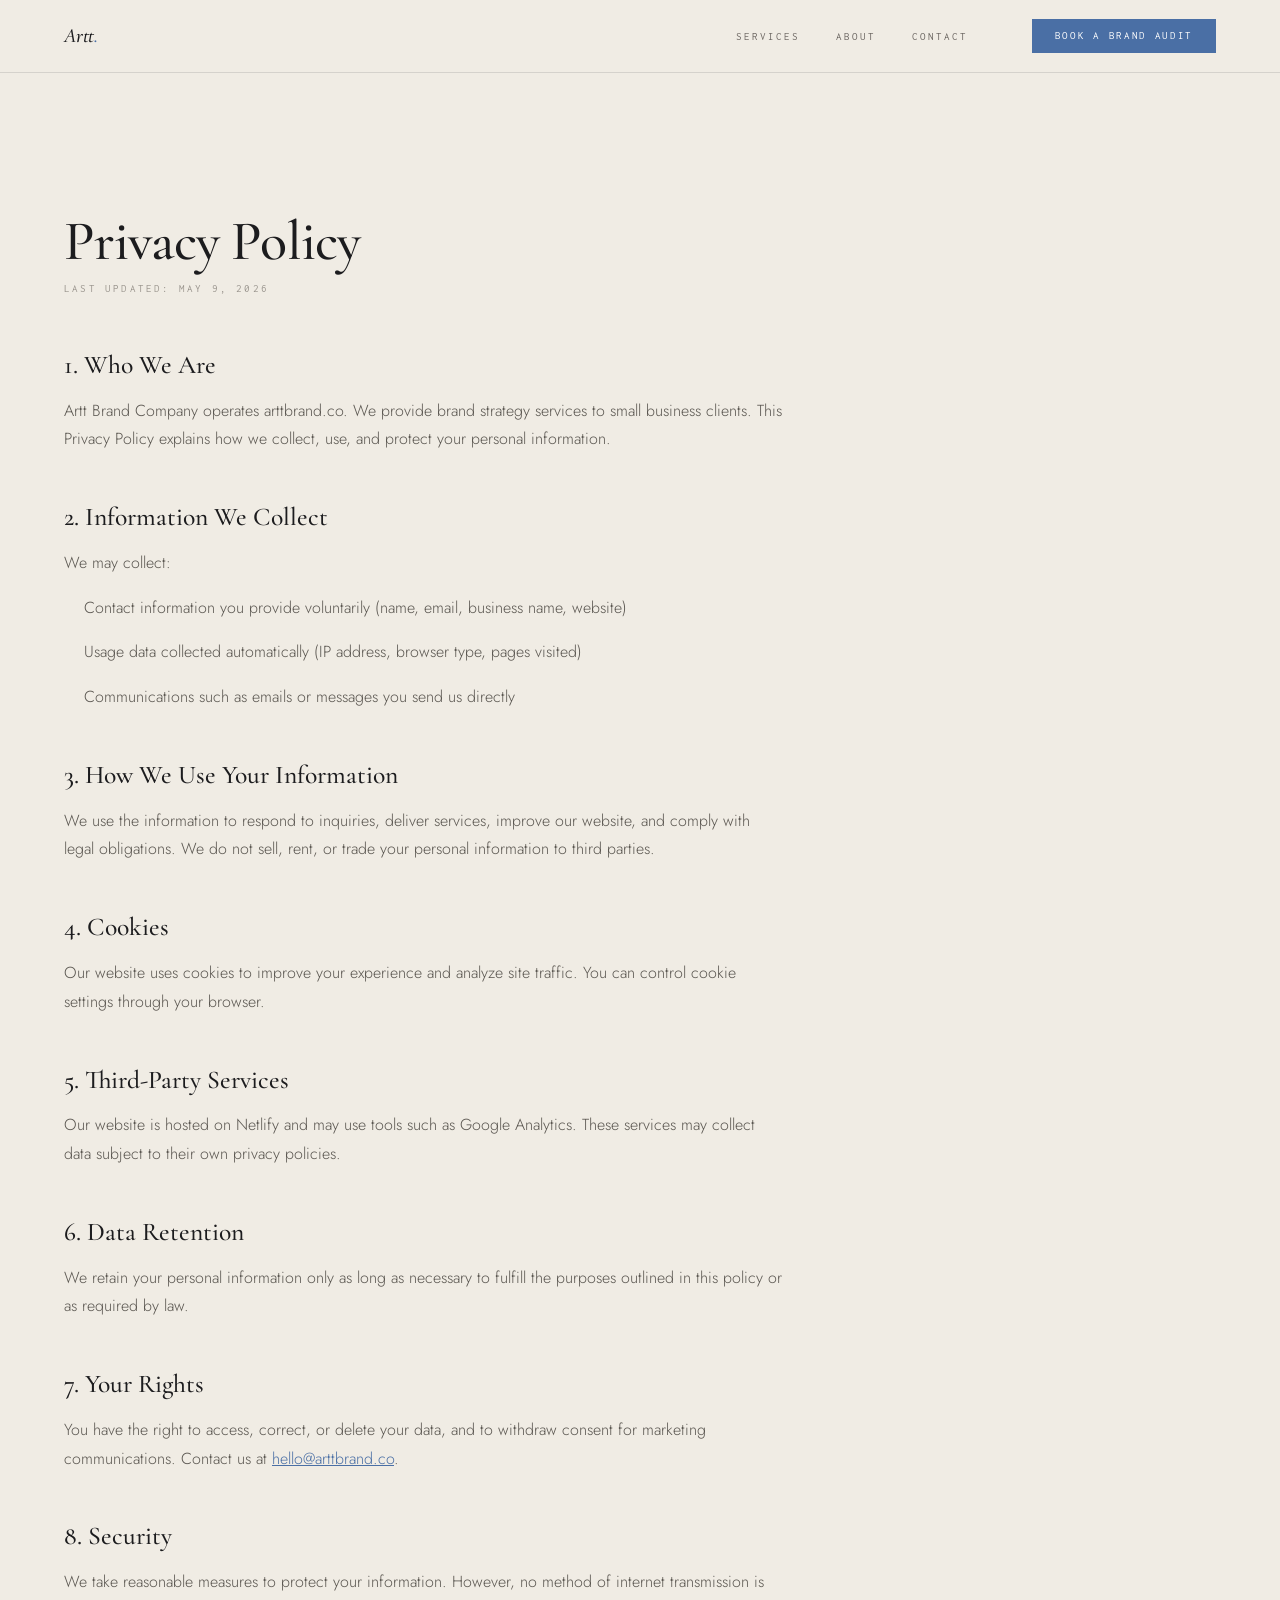
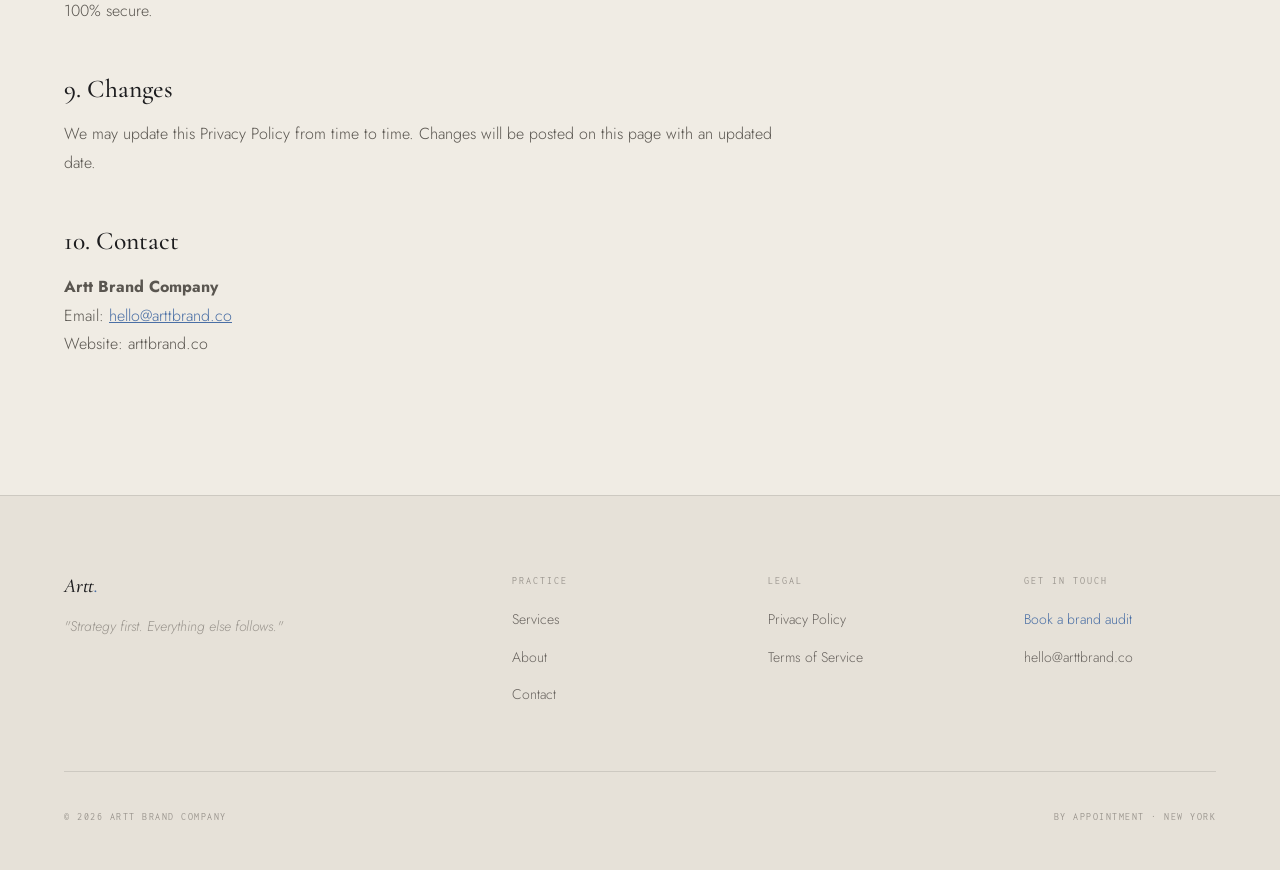
<file: privacy.html>
﻿<!doctype html><html lang="en"><head><meta charset="utf-8"><meta name="viewport" content="width=device-width, initial-scale=1.0">
<title>Privacy Policy - Artt Brand Company</title>
<link rel="icon" href="/favicon.svg" type="image/svg+xml">
<link rel="stylesheet" href="styles.css">
<style>.legal{padding-top:calc(140px * var(--density));padding-bottom:calc(120px * var(--density));max-width:72ch}.legal h1{font:500 clamp(36px,4.5vw,56px)/1.05 var(--font-display);letter-spacing:-.015em;margin:0 0 12px}.updated{font:400 11px/1 var(--font-mono);letter-spacing:.2em;text-transform:uppercase;color:var(--fg-muted);margin-bottom:56px;display:block}.legal h2{font:500 clamp(20px,2vw,26px)/1.2 var(--font-display);margin:48px 0 16px}.legal p,.legal li{font:300 16px/1.8 var(--font-body);color:var(--color-paper-soft);margin-bottom:16px}.legal ul{padding-left:20px}.legal a{color:var(--accent);text-decoration:underline}</style></head><body>
<header class="site-header"><div class="site-header__inner"><a class="site-header__mark" href="index.html">Artt<span class="mark-dot">.</span></a><nav class="site-nav"><a href="services.html">Services</a><a href="about.html">About</a><a href="contact.html">Contact</a></nav><button class="nav-toggle" aria-label="Menu" aria-expanded="false"><span></span><span></span><span></span></button><a class="btn btn--primary" href="contact.html">Book a brand audit</a></div></header>
<main><div class="wrap"><div class="legal">
<h1>Privacy Policy</h1><span class="updated">Last updated: May 9, 2026</span>
<h2>1. Who We Are</h2><p>Artt Brand Company operates arttbrand.co. We provide brand strategy services to small business clients. This Privacy Policy explains how we collect, use, and protect your personal information.</p>
<h2>2. Information We Collect</h2><p>We may collect:</p><ul><li>Contact information you provide voluntarily (name, email, business name, website)</li><li>Usage data collected automatically (IP address, browser type, pages visited)</li><li>Communications such as emails or messages you send us directly</li></ul>
<h2>3. How We Use Your Information</h2><p>We use the information to respond to inquiries, deliver services, improve our website, and comply with legal obligations. We do not sell, rent, or trade your personal information to third parties.</p>
<h2>4. Cookies</h2><p>Our website uses cookies to improve your experience and analyze site traffic. You can control cookie settings through your browser.</p>
<h2>5. Third-Party Services</h2><p>Our website is hosted on Netlify and may use tools such as Google Analytics. These services may collect data subject to their own privacy policies.</p>
<h2>6. Data Retention</h2><p>We retain your personal information only as long as necessary to fulfill the purposes outlined in this policy or as required by law.</p>
<h2>7. Your Rights</h2><p>You have the right to access, correct, or delete your data, and to withdraw consent for marketing communications. Contact us at <a href="mailto:hello@arttbrand.co">hello@arttbrand.co</a>.</p>
<h2>8. Security</h2><p>We take reasonable measures to protect your information. However, no method of internet transmission is 100% secure.</p>
<h2>9. Changes</h2><p>We may update this Privacy Policy from time to time. Changes will be posted on this page with an updated date.</p>
<h2>10. Contact</h2><p><strong>Artt Brand Company</strong><br>Email: <a href="mailto:hello@arttbrand.co">hello@arttbrand.co</a><br>Website: arttbrand.co</p>
</div></div></main>
<footer class="site-footer"><div class="wrap"><div class="site-footer__row"><div class="site-footer__brand"><span class="site-footer__mark">Artt<span style="color:var(--accent)">.</span></span><p class="site-footer__quote">"Strategy first. Everything else follows."</p></div><div class="footer-col"><h4>Practice</h4><ul><li><a href="services.html">Services</a></li><li><a href="about.html">About</a></li><li><a href="contact.html">Contact</a></li></ul></div><div class="footer-col"><h4>Legal</h4><ul><li><a href="privacy.html">Privacy Policy</a></li><li><a href="terms.html">Terms of Service</a></li></ul></div><div class="footer-col"><h4>Get in touch</h4><ul><li><a class="cta" href="contact.html">Book a brand audit</a></li><li><a href="mailto:hello@arttbrand.co">hello@arttbrand.co</a></li></ul></div></div><div class="site-footer__meta"><span>&copy; <script>document.write(new Date().getFullYear())</script> Artt Brand Company</span><span>By appointment &middot; New York</span></div></div></footer>
<script>document.querySelector('.nav-toggle').addEventListener('click',function(){const n=document.querySelector('.site-nav');const open=this.getAttribute('aria-expanded')==='true';this.setAttribute('aria-expanded',!open);n.classList.toggle('is-open')});</script>
</body></html>
</file>
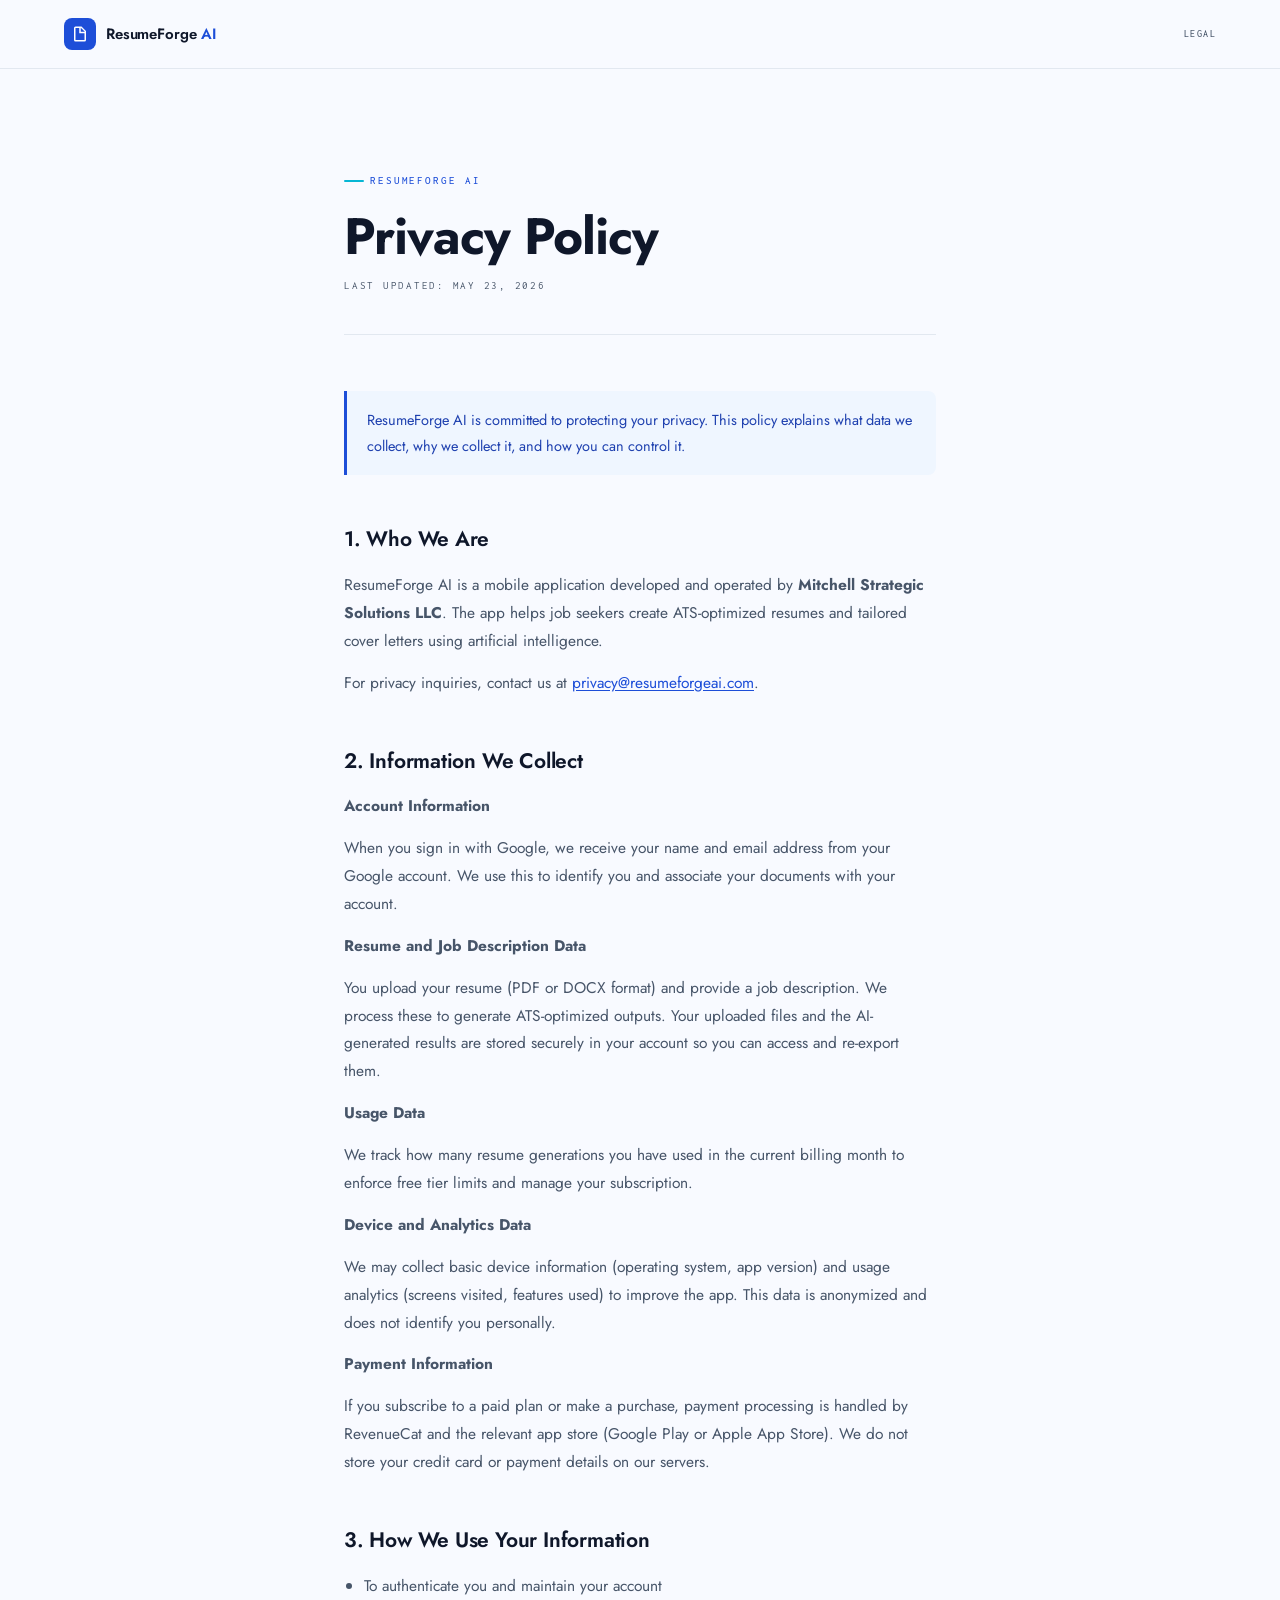
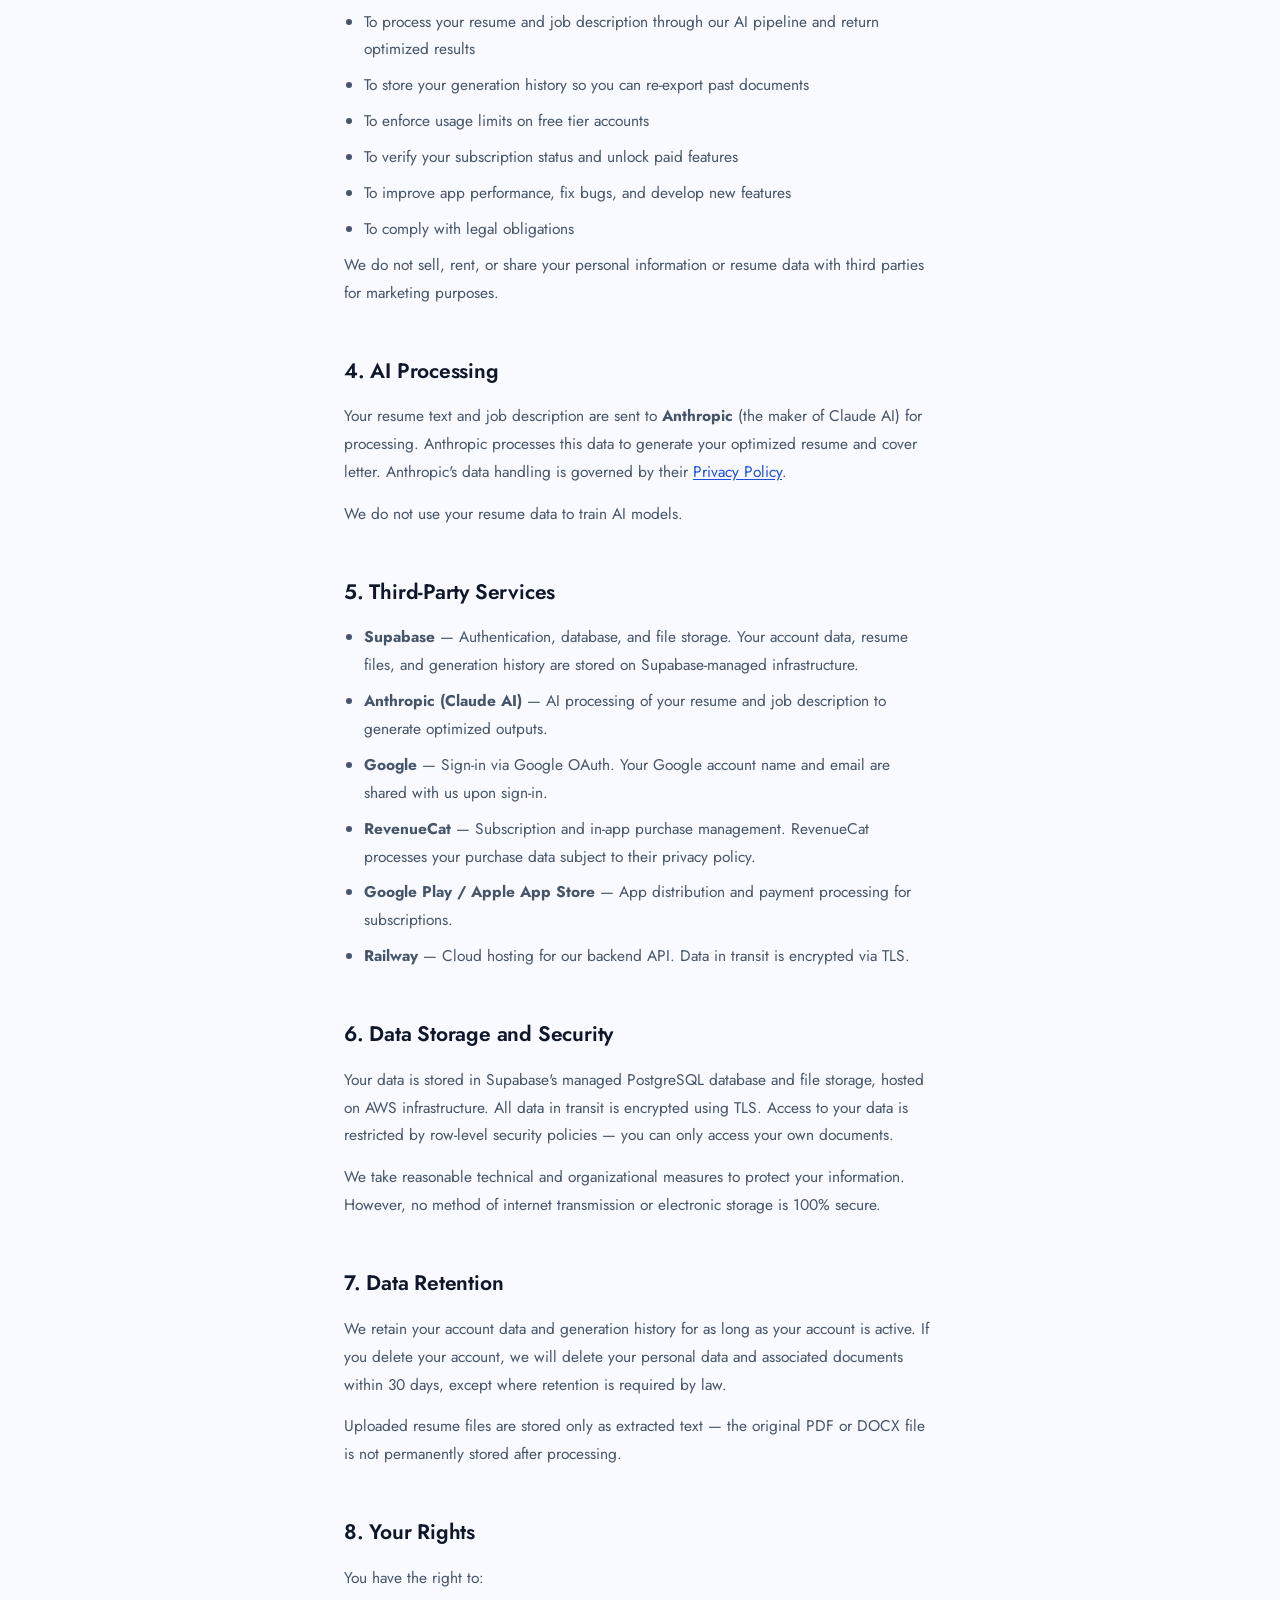
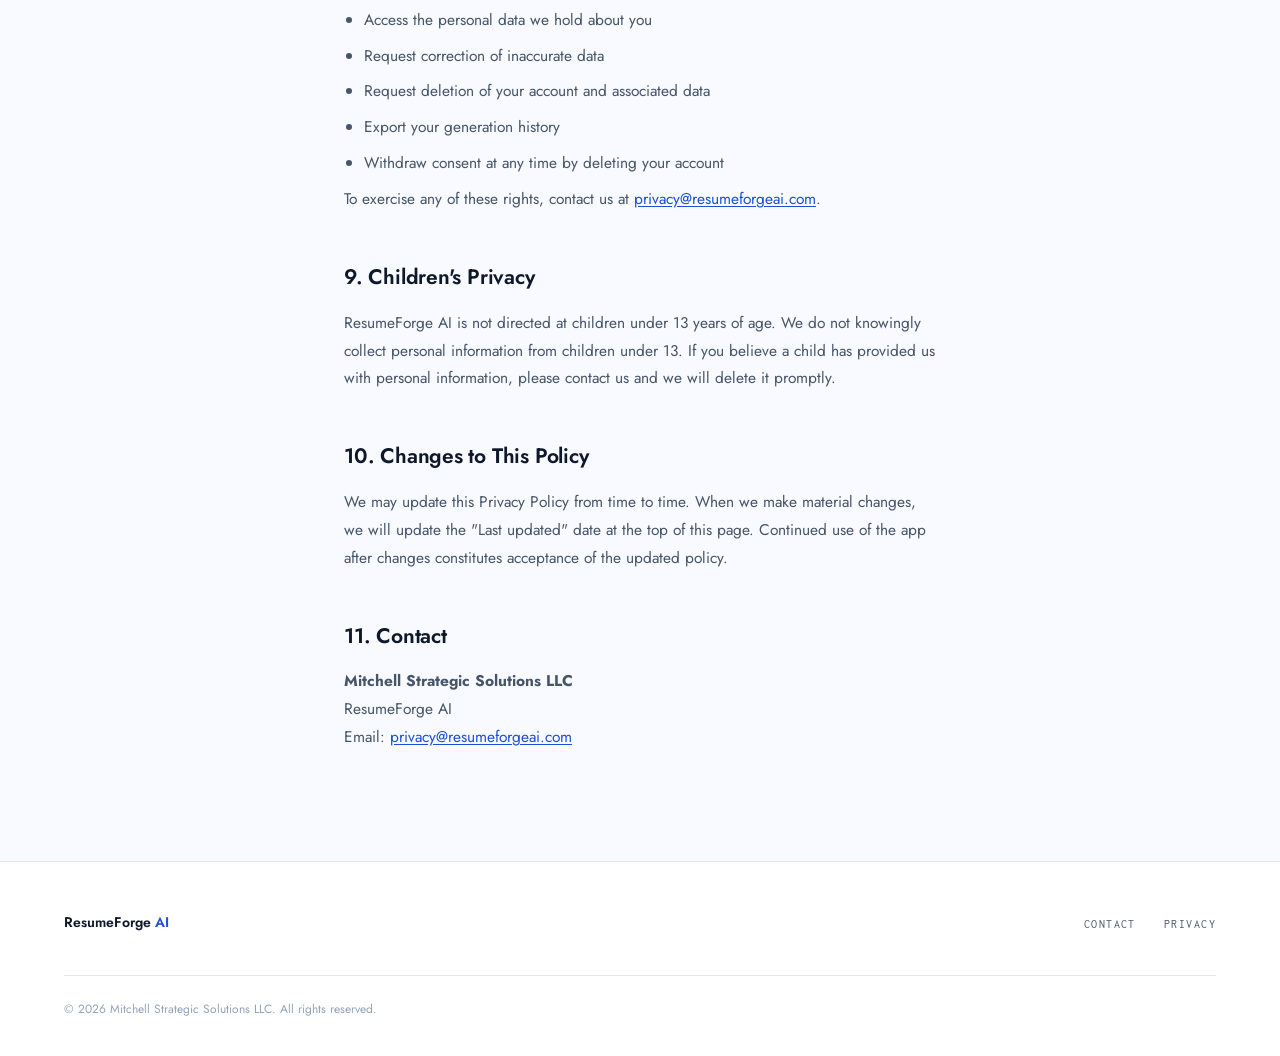
<file: resumeforge-privacy.html>
<!doctype html>
<html lang="en">
<head>
  <meta charset="utf-8">
  <meta name="viewport" content="width=device-width, initial-scale=1.0">
  <title>Privacy Policy — ResumeForge AI</title>
  <link rel="stylesheet" href="styles.css">
  <style>
    /* ResumeForge AI brand overrides */
    :root {
      --rf-primary:    #1D4ED8;
      --rf-primary-dk: #1E3A8A;
      --rf-accent:     #06B6D4;
      --rf-ember:      #EA580C;
      --rf-bg:         #F8FAFF;
      --rf-surface:    #FFFFFF;
      --rf-text:       #0F172A;
      --rf-muted:      #475569;
      --rf-border:     #E2E8F0;
    }

    body {
      background: var(--rf-bg);
      color: var(--rf-text);
      font-family: "Jost", "Helvetica Neue", Arial, sans-serif;
    }

    /* ── Header ── */
    .rf-header {
      position: fixed;
      top: 0; left: 0; right: 0;
      z-index: 100;
      background: rgba(248, 250, 255, 0.94);
      backdrop-filter: blur(12px);
      border-bottom: 1px solid var(--rf-border);
    }
    .rf-header__inner {
      max-width: 1320px;
      margin-inline: auto;
      padding-inline: clamp(24px, 5vw, 80px);
      height: 68px;
      display: flex;
      align-items: center;
      gap: 12px;
    }
    .rf-logo {
      display: flex;
      align-items: center;
      gap: 10px;
      text-decoration: none;
    }
    .rf-logo__icon {
      width: 32px;
      height: 32px;
      background: var(--rf-primary);
      border-radius: 8px;
      display: flex;
      align-items: center;
      justify-content: center;
    }
    .rf-logo__icon svg {
      width: 18px;
      height: 18px;
      fill: #fff;
    }
    .rf-logo__name {
      font-size: 15px;
      font-weight: 600;
      color: var(--rf-text);
      letter-spacing: -0.01em;
    }
    .rf-logo__name span {
      color: var(--rf-primary);
    }
    .rf-header__badge {
      margin-left: auto;
      font-size: 10px;
      font-weight: 500;
      letter-spacing: 0.14em;
      text-transform: uppercase;
      color: var(--rf-muted);
      font-family: "Inconsolata", monospace;
    }

    /* ── Content ── */
    main { padding-top: 68px; }

    .legal {
      max-width: 72ch;
      margin-inline: auto;
      padding: clamp(48px, 8vw, 96px) clamp(24px, 5vw, 80px);
    }

    .legal__eyebrow {
      display: inline-flex;
      align-items: center;
      gap: 6px;
      font-size: 10.5px;
      font-weight: 500;
      letter-spacing: 0.18em;
      text-transform: uppercase;
      color: var(--rf-primary);
      font-family: "Inconsolata", monospace;
      margin-bottom: 20px;
    }
    .legal__eyebrow::before {
      content: '';
      display: block;
      width: 20px;
      height: 2px;
      background: var(--rf-accent);
      border-radius: 2px;
    }

    .legal h1 {
      font-size: clamp(32px, 4vw, 52px);
      font-weight: 700;
      color: var(--rf-text);
      line-height: 1.08;
      letter-spacing: -0.02em;
      margin-bottom: 12px;
    }

    .legal__updated {
      display: block;
      font-size: 11px;
      font-family: "Inconsolata", monospace;
      letter-spacing: 0.16em;
      text-transform: uppercase;
      color: var(--rf-muted);
      margin-bottom: 56px;
      padding-bottom: 40px;
      border-bottom: 1px solid var(--rf-border);
    }

    .legal h2 {
      font-size: clamp(17px, 1.8vw, 21px);
      font-weight: 600;
      color: var(--rf-text);
      margin: 48px 0 14px;
      letter-spacing: -0.01em;
    }

    .legal p,
    .legal li {
      font-size: 15.5px;
      line-height: 1.8;
      color: var(--rf-muted);
      margin-bottom: 14px;
    }

    .legal ul {
      padding-left: 20px;
      list-style: disc;
    }

    .legal ul li { margin-bottom: 8px; }

    .legal a {
      color: var(--rf-primary);
      text-decoration: underline;
      text-underline-offset: 2px;
    }

    .legal a:hover { color: var(--rf-primary-dk); }

    .info-box {
      background: #EFF6FF;
      border-left: 3px solid var(--rf-primary);
      border-radius: 0 8px 8px 0;
      padding: 16px 20px;
      margin: 24px 0;
    }
    .info-box p {
      margin: 0;
      font-size: 14.5px;
      color: #1E40AF;
    }

    /* ── Footer ── */
    .rf-footer {
      border-top: 1px solid var(--rf-border);
      padding: 48px 0 36px;
      background: var(--rf-surface);
    }
    .rf-footer__inner {
      max-width: 1320px;
      margin-inline: auto;
      padding-inline: clamp(24px, 5vw, 80px);
      display: flex;
      align-items: center;
      justify-content: space-between;
      flex-wrap: wrap;
      gap: 16px;
    }
    .rf-footer__brand {
      font-size: 14px;
      font-weight: 600;
      color: var(--rf-text);
    }
    .rf-footer__brand span { color: var(--rf-primary); }
    .rf-footer__links {
      display: flex;
      gap: 28px;
      list-style: none;
    }
    .rf-footer__links a {
      font-size: 12px;
      font-family: "Inconsolata", monospace;
      letter-spacing: 0.12em;
      text-transform: uppercase;
      color: var(--rf-muted);
      text-decoration: none;
      transition: color 0.18s;
    }
    .rf-footer__links a:hover { color: var(--rf-primary); }
    .rf-footer__copy {
      font-size: 12px;
      color: #94A3B8;
      width: 100%;
      margin-top: 24px;
      padding-top: 24px;
      border-top: 1px solid var(--rf-border);
    }
  </style>
</head>
<body>

<!-- Header -->
<header class="rf-header">
  <div class="rf-header__inner">
    <a class="rf-logo" href="https://resumeforgeai.com">
      <div class="rf-logo__icon">
        <svg viewBox="0 0 24 24" xmlns="http://www.w3.org/2000/svg">
          <path d="M14 2H6a2 2 0 0 0-2 2v16a2 2 0 0 0 2 2h12a2 2 0 0 0 2-2V8l-6-6zm-1 1.5L18.5 9H13V3.5zM6 20V4h5v7h7v9H6z"/>
        </svg>
      </div>
      <span class="rf-logo__name">ResumeForge <span>AI</span></span>
    </a>
    <span class="rf-header__badge">Legal</span>
  </div>
</header>

<!-- Content -->
<main>
  <div class="legal">
    <span class="legal__eyebrow">ResumeForge AI</span>
    <h1>Privacy Policy</h1>
    <span class="legal__updated">Last updated: May 23, 2026</span>

    <div class="info-box">
      <p>ResumeForge AI is committed to protecting your privacy. This policy explains what data we collect, why we collect it, and how you can control it.</p>
    </div>

    <h2>1. Who We Are</h2>
    <p>ResumeForge AI is a mobile application developed and operated by <strong>Mitchell Strategic Solutions LLC</strong>. The app helps job seekers create ATS-optimized resumes and tailored cover letters using artificial intelligence.</p>
    <p>For privacy inquiries, contact us at <a href="mailto:privacy@resumeforgeai.com">privacy@resumeforgeai.com</a>.</p>

    <h2>2. Information We Collect</h2>

    <p><strong>Account Information</strong></p>
    <p>When you sign in with Google, we receive your name and email address from your Google account. We use this to identify you and associate your documents with your account.</p>

    <p><strong>Resume and Job Description Data</strong></p>
    <p>You upload your resume (PDF or DOCX format) and provide a job description. We process these to generate ATS-optimized outputs. Your uploaded files and the AI-generated results are stored securely in your account so you can access and re-export them.</p>

    <p><strong>Usage Data</strong></p>
    <p>We track how many resume generations you have used in the current billing month to enforce free tier limits and manage your subscription.</p>

    <p><strong>Device and Analytics Data</strong></p>
    <p>We may collect basic device information (operating system, app version) and usage analytics (screens visited, features used) to improve the app. This data is anonymized and does not identify you personally.</p>

    <p><strong>Payment Information</strong></p>
    <p>If you subscribe to a paid plan or make a purchase, payment processing is handled by RevenueCat and the relevant app store (Google Play or Apple App Store). We do not store your credit card or payment details on our servers.</p>

    <h2>3. How We Use Your Information</h2>
    <ul>
      <li>To authenticate you and maintain your account</li>
      <li>To process your resume and job description through our AI pipeline and return optimized results</li>
      <li>To store your generation history so you can re-export past documents</li>
      <li>To enforce usage limits on free tier accounts</li>
      <li>To verify your subscription status and unlock paid features</li>
      <li>To improve app performance, fix bugs, and develop new features</li>
      <li>To comply with legal obligations</li>
    </ul>
    <p>We do not sell, rent, or share your personal information or resume data with third parties for marketing purposes.</p>

    <h2>4. AI Processing</h2>
    <p>Your resume text and job description are sent to <strong>Anthropic</strong> (the maker of Claude AI) for processing. Anthropic processes this data to generate your optimized resume and cover letter. Anthropic's data handling is governed by their <a href="https://www.anthropic.com/legal/privacy" target="_blank" rel="noopener">Privacy Policy</a>.</p>
    <p>We do not use your resume data to train AI models.</p>

    <h2>5. Third-Party Services</h2>
    <ul>
      <li><strong>Supabase</strong> — Authentication, database, and file storage. Your account data, resume files, and generation history are stored on Supabase-managed infrastructure.</li>
      <li><strong>Anthropic (Claude AI)</strong> — AI processing of your resume and job description to generate optimized outputs.</li>
      <li><strong>Google</strong> — Sign-in via Google OAuth. Your Google account name and email are shared with us upon sign-in.</li>
      <li><strong>RevenueCat</strong> — Subscription and in-app purchase management. RevenueCat processes your purchase data subject to their privacy policy.</li>
      <li><strong>Google Play / Apple App Store</strong> — App distribution and payment processing for subscriptions.</li>
      <li><strong>Railway</strong> — Cloud hosting for our backend API. Data in transit is encrypted via TLS.</li>
    </ul>

    <h2>6. Data Storage and Security</h2>
    <p>Your data is stored in Supabase's managed PostgreSQL database and file storage, hosted on AWS infrastructure. All data in transit is encrypted using TLS. Access to your data is restricted by row-level security policies — you can only access your own documents.</p>
    <p>We take reasonable technical and organizational measures to protect your information. However, no method of internet transmission or electronic storage is 100% secure.</p>

    <h2>7. Data Retention</h2>
    <p>We retain your account data and generation history for as long as your account is active. If you delete your account, we will delete your personal data and associated documents within 30 days, except where retention is required by law.</p>
    <p>Uploaded resume files are stored only as extracted text — the original PDF or DOCX file is not permanently stored after processing.</p>

    <h2>8. Your Rights</h2>
    <p>You have the right to:</p>
    <ul>
      <li>Access the personal data we hold about you</li>
      <li>Request correction of inaccurate data</li>
      <li>Request deletion of your account and associated data</li>
      <li>Export your generation history</li>
      <li>Withdraw consent at any time by deleting your account</li>
    </ul>
    <p>To exercise any of these rights, contact us at <a href="mailto:privacy@resumeforgeai.com">privacy@resumeforgeai.com</a>.</p>

    <h2>9. Children's Privacy</h2>
    <p>ResumeForge AI is not directed at children under 13 years of age. We do not knowingly collect personal information from children under 13. If you believe a child has provided us with personal information, please contact us and we will delete it promptly.</p>

    <h2>10. Changes to This Policy</h2>
    <p>We may update this Privacy Policy from time to time. When we make material changes, we will update the "Last updated" date at the top of this page. Continued use of the app after changes constitutes acceptance of the updated policy.</p>

    <h2>11. Contact</h2>
    <p>
      <strong>Mitchell Strategic Solutions LLC</strong><br>
      ResumeForge AI<br>
      Email: <a href="mailto:privacy@resumeforgeai.com">privacy@resumeforgeai.com</a>
    </p>
  </div>
</main>

<!-- Footer -->
<footer class="rf-footer">
  <div class="rf-footer__inner">
    <div class="rf-footer__brand">ResumeForge <span>AI</span></div>
    <ul class="rf-footer__links">
      <li><a href="mailto:privacy@resumeforgeai.com">Contact</a></li>
      <li><a href="resumeforge-privacy.html">Privacy</a></li>
    </ul>
    <p class="rf-footer__copy">&copy; <script>document.write(new Date().getFullYear())</script> Mitchell Strategic Solutions LLC. All rights reserved.</p>
  </div>
</footer>

</body>
</html>
</file>
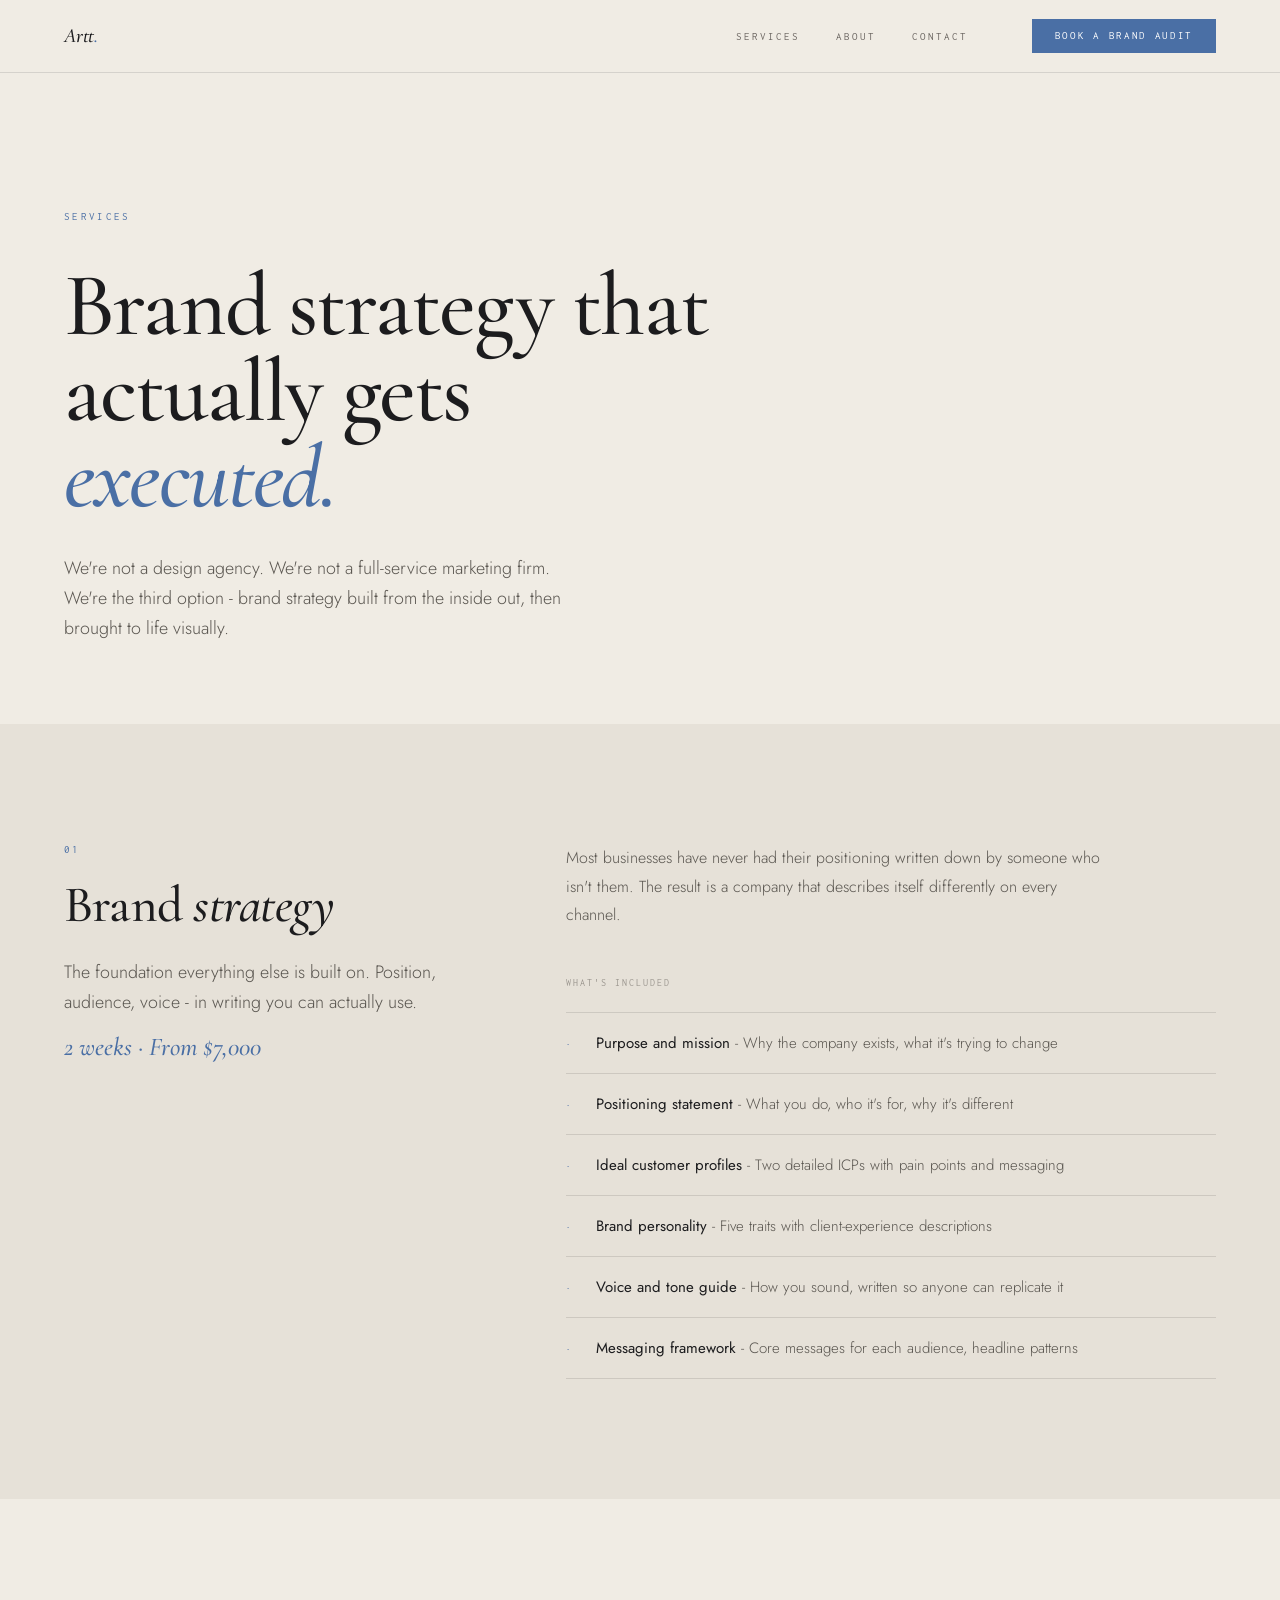
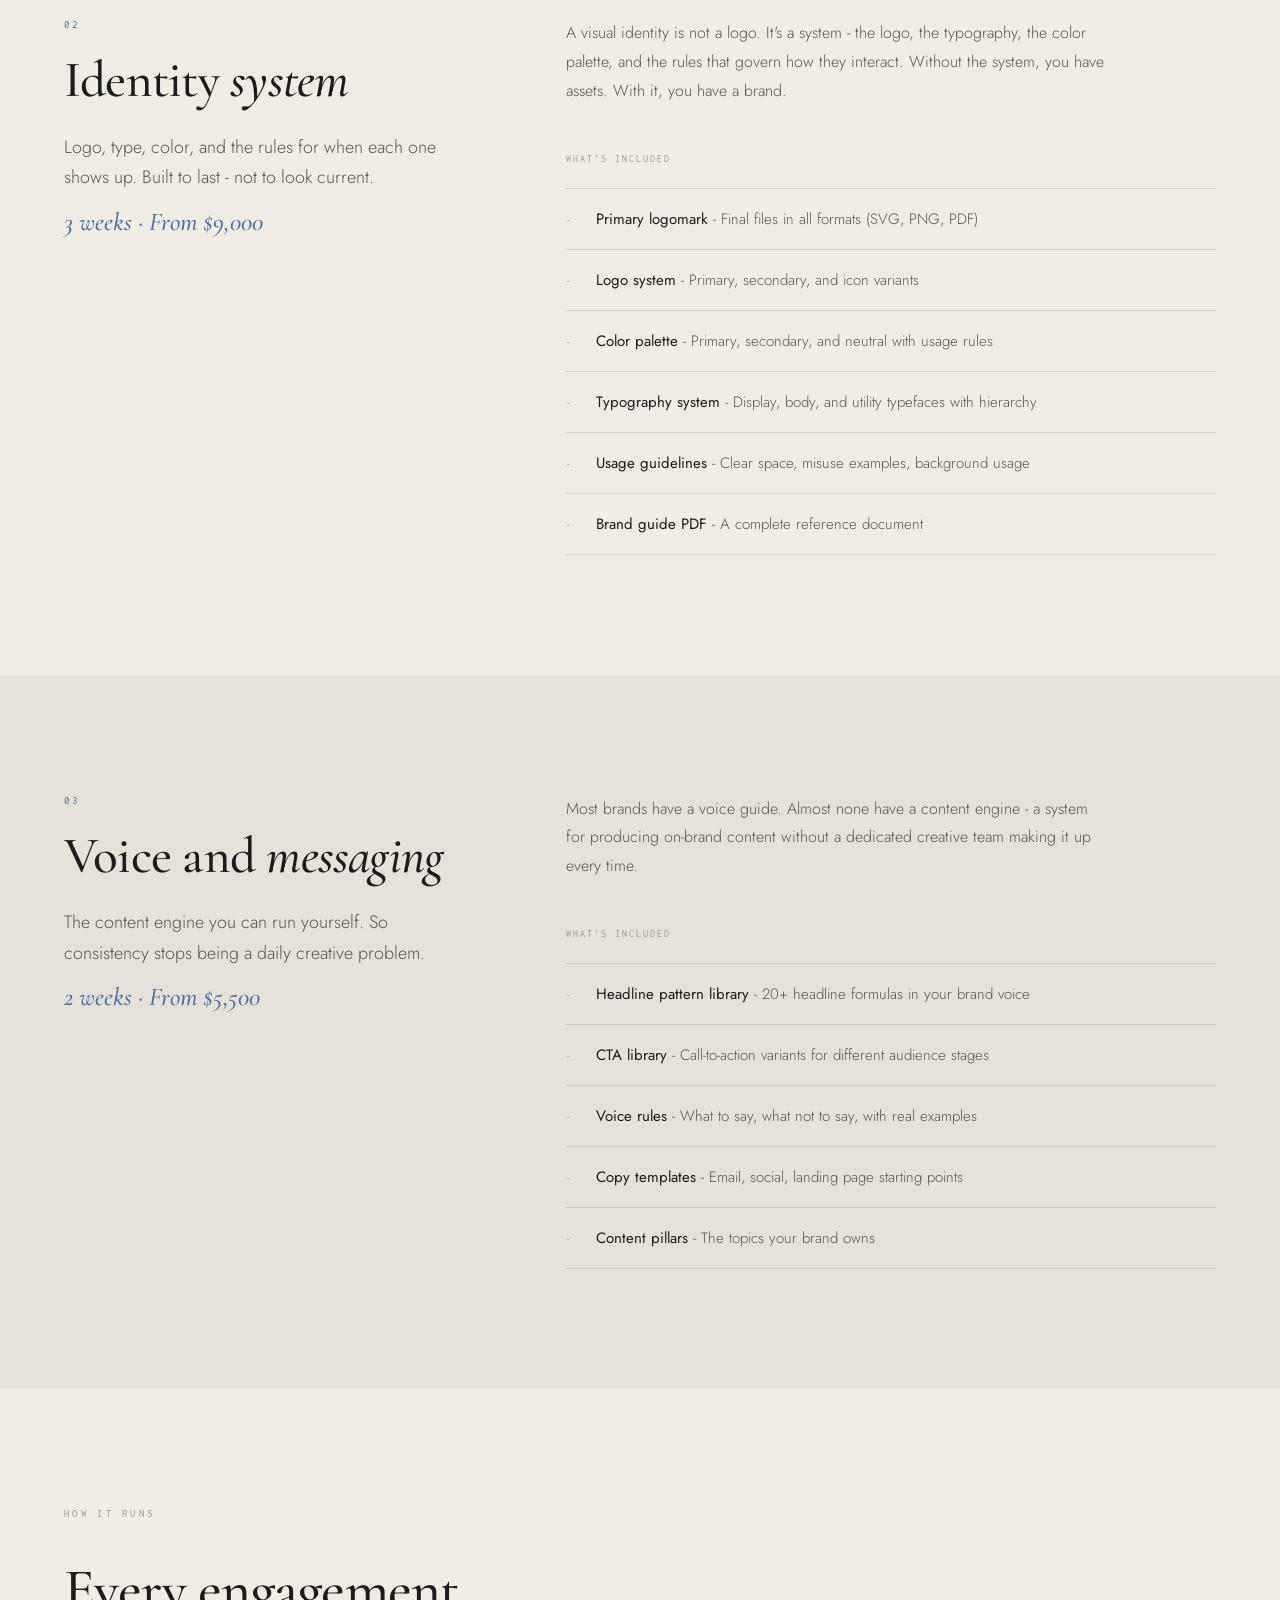
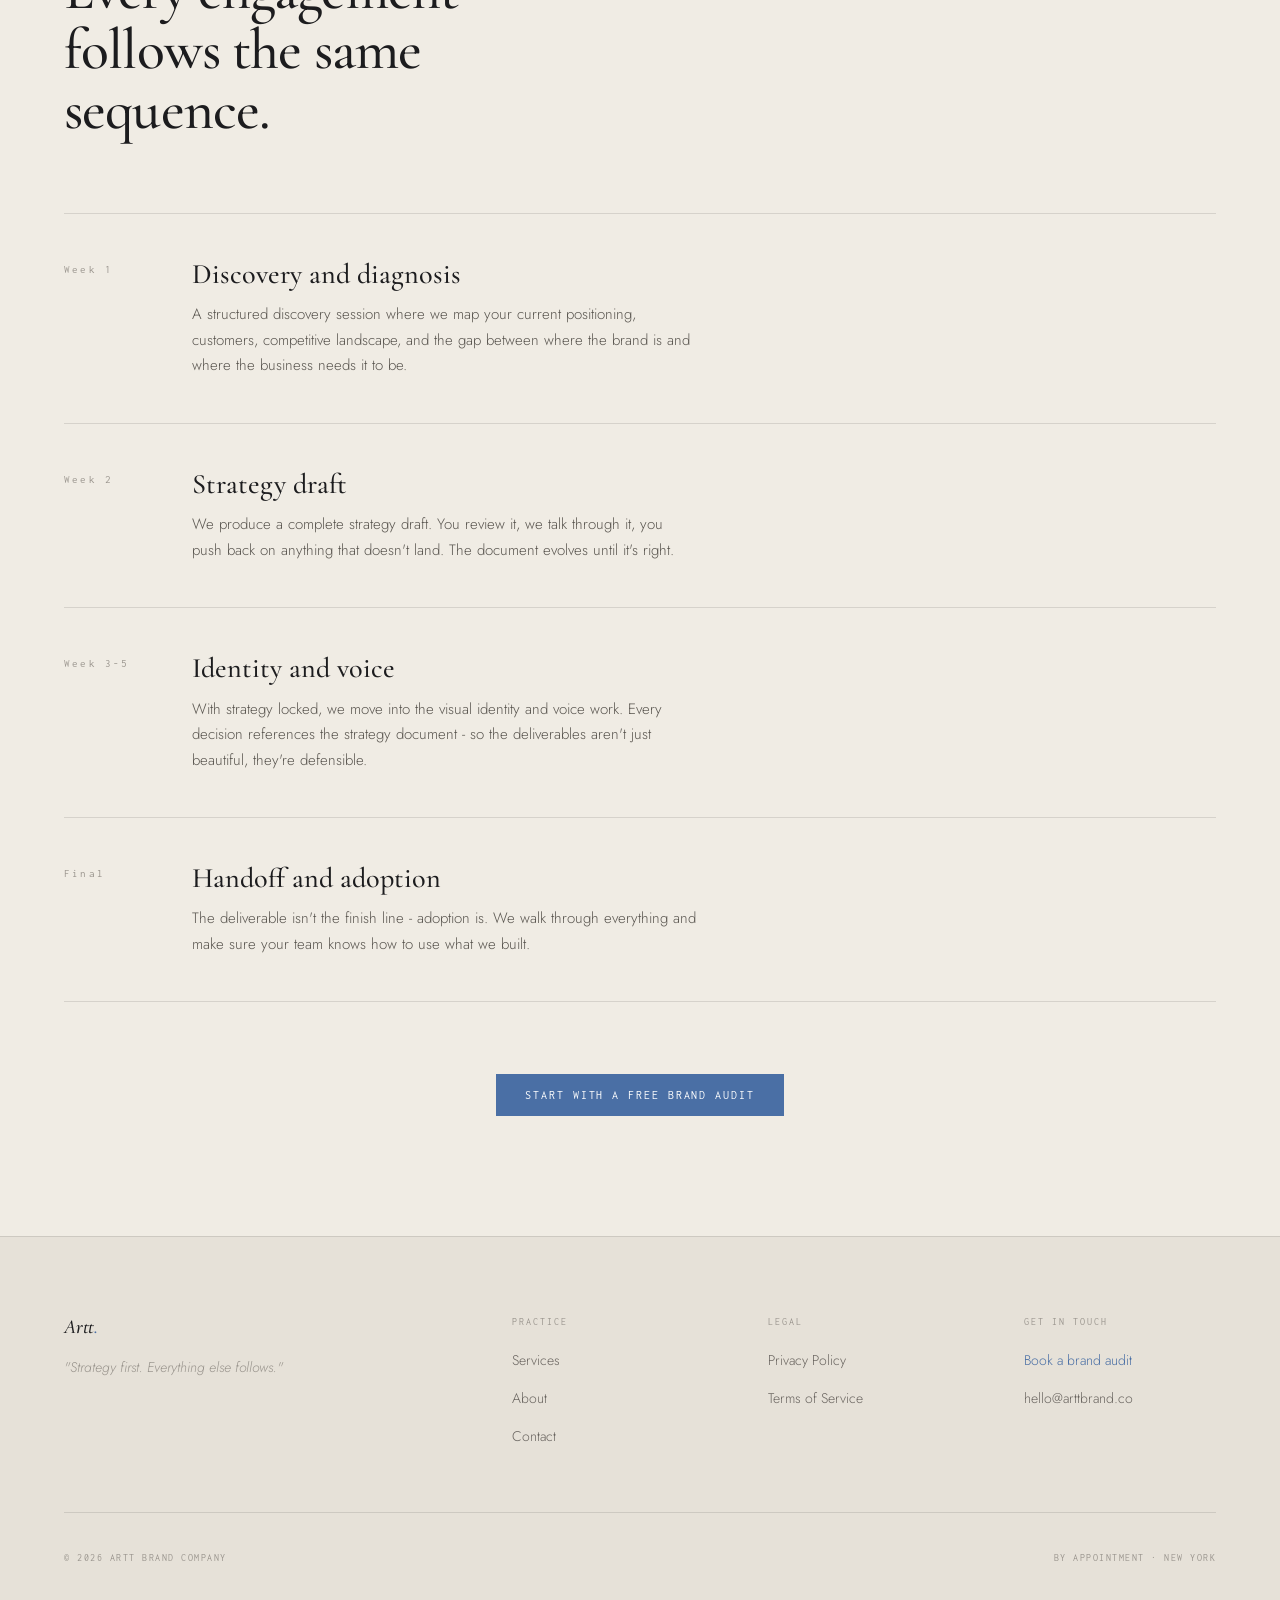
<file: services.html>
﻿<!doctype html><html lang="en"><head><meta charset="utf-8"><meta name="viewport" content="width=device-width, initial-scale=1.0"><title>Services - Artt Brand Company</title><link rel="icon" href="/favicon.svg" type="image/svg+xml"><meta property="og:title" content="Services - Artt Brand Company"><meta property="og:description" content="Brand strategy, identity systems, and voice messaging for established small businesses."><meta property="og:type" content="website"><meta property="og:url" content="https://arttbrand.co/services.html"><meta property="og:image" content="https://arttbrand.co/og-image.png"><meta name="twitter:card" content="summary_large_image"><link rel="stylesheet" href="styles.css"><style>.svc-hero{padding-top:calc(140px * var(--density));padding-bottom:calc(80px * var(--density))}.svc-hero__hed{font:500 clamp(48px,7vw,96px)/.96 var(--font-display);letter-spacing:-.02em;margin:0 0 32px;max-width:16ch}.svc-hero__hed em{font-style:italic;color:var(--accent)}.svc-detail{background:var(--color-surface)}.svc-detail+.svc-detail{background:var(--bg-page)}.svc-detail+.svc-detail+.svc-detail{background:var(--color-surface)}.svc-detail__inner{display:grid;grid-template-columns:1fr 1.6fr;gap:96px;align-items:start}.svc-detail__meta{position:sticky;top:96px}.svc-detail__num{font:400 11px/1 var(--font-mono);letter-spacing:.2em;color:var(--accent);margin-bottom:24px;display:block}.svc-detail__hed{font:500 clamp(36px,4vw,56px)/1.05 var(--font-display);letter-spacing:-.015em;margin:0 0 24px}.svc-detail__price{font:500 italic clamp(20px,2vw,28px)/1 var(--font-display);color:var(--accent);margin-top:16px;display:block}.svc-detail__body{display:flex;flex-direction:column;gap:48px}.svc-detail__body p{font:300 16px/1.8 var(--font-body);color:var(--color-paper-soft);max-width:60ch}.svc-deliverables h3{font:400 10px/1 var(--font-mono);letter-spacing:.2em;text-transform:uppercase;color:var(--fg-muted);margin-bottom:24px}.svc-deliverables ul{list-style:none;padding:0;border-top:1px solid var(--color-hairline)}.svc-deliverables li{padding:18px 0 18px 30px;border-bottom:1px solid var(--color-hairline);font:300 15px/1.6 var(--font-body);color:var(--color-paper-soft);position:relative}.svc-deliverables li::before{content:"·";color:var(--accent);position:absolute;left:0;top:18px}.svc-deliverables li strong{color:var(--color-paper);font-weight:400}.process-steps{list-style:none;padding:0;border-top:1px solid var(--color-hairline)}.process-step{display:grid;grid-template-columns:80px 1fr;gap:48px;padding:44px 0;border-bottom:1px solid var(--color-hairline)}.process-step__num{font:400 11px/1 var(--font-mono);letter-spacing:.2em;color:var(--fg-muted);padding-top:6px}.process-step__body h3{font:500 clamp(22px,2.2vw,30px)/1.15 var(--font-display);margin:0 0 12px}.process-step__body p{font:300 15px/1.7 var(--font-body);color:var(--color-paper-soft);max-width:56ch}@media(max-width:880px){.svc-detail__inner{grid-template-columns:1fr;gap:48px}.svc-detail__meta{position:static}.process-step{grid-template-columns:1fr;gap:16px}}</style></head><body><header class="site-header"><div class="site-header__inner"><a class="site-header__mark" href="index.html">Artt<span class="mark-dot">.</span></a><nav class="site-nav"><a href="services.html">Services</a><a href="about.html">About</a><a href="contact.html">Contact</a></nav><button class="nav-toggle" aria-label="Menu" aria-expanded="false"><span></span><span></span><span></span></button><a class="btn btn--primary" href="contact.html">Book a brand audit</a></div></header><main>
<section class="svc-hero"><div class="wrap"><span class="section-label section-label--accent" data-reveal="fade">Services</span><h1 class="svc-hero__hed" data-reveal>Brand strategy that actually gets <em>executed.</em></h1><p class="t-body" data-reveal style="--reveal-delay:80ms">We're not a design agency. We're not a full-service marketing firm. We're the third option - brand strategy built from the inside out, then brought to life visually.</p></div></section>
<section class="svc-detail"><div class="wrap"><div class="svc-detail__inner"><div class="svc-detail__meta" data-reveal><span class="svc-detail__num">01</span><h2 class="svc-detail__hed">Brand <em>strategy</em></h2><p class="t-body">The foundation everything else is built on. Position, audience, voice - in writing you can actually use.</p><span class="svc-detail__price">2 weeks · From $7,000</span></div><div class="svc-detail__body" data-reveal style="--reveal-delay:100ms"><p>Most businesses have never had their positioning written down by someone who isn't them. The result is a company that describes itself differently on every channel.</p><div class="svc-deliverables"><h3>What's included</h3><ul><li><strong>Purpose and mission</strong> - Why the company exists, what it's trying to change</li><li><strong>Positioning statement</strong> - What you do, who it's for, why it's different</li><li><strong>Ideal customer profiles</strong> - Two detailed ICPs with pain points and messaging</li><li><strong>Brand personality</strong> - Five traits with client-experience descriptions</li><li><strong>Voice and tone guide</strong> - How you sound, written so anyone can replicate it</li><li><strong>Messaging framework</strong> - Core messages for each audience, headline patterns</li></ul></div></div></div></div></section>
<section class="svc-detail"><div class="wrap"><div class="svc-detail__inner"><div class="svc-detail__meta" data-reveal><span class="svc-detail__num">02</span><h2 class="svc-detail__hed">Identity <em>system</em></h2><p class="t-body">Logo, type, color, and the rules for when each one shows up. Built to last - not to look current.</p><span class="svc-detail__price">3 weeks · From $9,000</span></div><div class="svc-detail__body" data-reveal style="--reveal-delay:100ms"><p>A visual identity is not a logo. It's a system - the logo, the typography, the color palette, and the rules that govern how they interact. Without the system, you have assets. With it, you have a brand.</p><div class="svc-deliverables"><h3>What's included</h3><ul><li><strong>Primary logomark</strong> - Final files in all formats (SVG, PNG, PDF)</li><li><strong>Logo system</strong> - Primary, secondary, and icon variants</li><li><strong>Color palette</strong> - Primary, secondary, and neutral with usage rules</li><li><strong>Typography system</strong> - Display, body, and utility typefaces with hierarchy</li><li><strong>Usage guidelines</strong> - Clear space, misuse examples, background usage</li><li><strong>Brand guide PDF</strong> - A complete reference document</li></ul></div></div></div></div></section>
<section class="svc-detail"><div class="wrap"><div class="svc-detail__inner"><div class="svc-detail__meta" data-reveal><span class="svc-detail__num">03</span><h2 class="svc-detail__hed">Voice and <em>messaging</em></h2><p class="t-body">The content engine you can run yourself. So consistency stops being a daily creative problem.</p><span class="svc-detail__price">2 weeks · From $5,500</span></div><div class="svc-detail__body" data-reveal style="--reveal-delay:100ms"><p>Most brands have a voice guide. Almost none have a content engine - a system for producing on-brand content without a dedicated creative team making it up every time.</p><div class="svc-deliverables"><h3>What's included</h3><ul><li><strong>Headline pattern library</strong> - 20+ headline formulas in your brand voice</li><li><strong>CTA library</strong> - Call-to-action variants for different audience stages</li><li><strong>Voice rules</strong> - What to say, what not to say, with real examples</li><li><strong>Copy templates</strong> - Email, social, landing page starting points</li><li><strong>Content pillars</strong> - The topics your brand owns</li></ul></div></div></div></div></section>
<section class="services-idx"><div class="wrap"><span class="section-label">How it runs</span><h2 class="t-h2" style="max-width:18ch;margin-bottom:72px">Every engagement follows the same sequence.</h2><ol class="process-steps"><li class="process-step" data-reveal style="--reveal-delay:0ms"><span class="process-step__num">Week 1</span><div class="process-step__body"><h3>Discovery and diagnosis</h3><p>A structured discovery session where we map your current positioning, customers, competitive landscape, and the gap between where the brand is and where the business needs it to be.</p></div></li><li class="process-step" data-reveal style="--reveal-delay:80ms"><span class="process-step__num">Week 2</span><div class="process-step__body"><h3>Strategy draft</h3><p>We produce a complete strategy draft. You review it, we talk through it, you push back on anything that doesn't land. The document evolves until it's right.</p></div></li><li class="process-step" data-reveal style="--reveal-delay:160ms"><span class="process-step__num">Week 3-5</span><div class="process-step__body"><h3>Identity and voice</h3><p>With strategy locked, we move into the visual identity and voice work. Every decision references the strategy document - so the deliverables aren't just beautiful, they're defensible.</p></div></li><li class="process-step" data-reveal style="--reveal-delay:240ms"><span class="process-step__num">Final</span><div class="process-step__body"><h3>Handoff and adoption</h3><p>The deliverable isn't the finish line - adoption is. We walk through everything and make sure your team knows how to use what we built.</p></div></li></ol><p style="margin-top:72px;text-align:center"><a class="btn btn--primary" href="contact.html">Start with a free brand audit</a></p></div></section>
</main><footer class="site-footer"><div class="wrap"><div class="site-footer__row"><div class="site-footer__brand"><span class="site-footer__mark">Artt<span style="color:var(--accent)">.</span></span><p class="site-footer__quote">"Strategy first. Everything else follows."</p></div><div class="footer-col"><h4>Practice</h4><ul><li><a href="services.html">Services</a></li><li><a href="about.html">About</a></li><li><a href="contact.html">Contact</a></li></ul></div><div class="footer-col"><h4>Legal</h4><ul><li><a href="privacy.html">Privacy Policy</a></li><li><a href="terms.html">Terms of Service</a></li></ul></div><div class="footer-col"><h4>Get in touch</h4><ul><li><a class="cta" href="contact.html">Book a brand audit</a></li><li><a href="mailto:hello@arttbrand.co">hello@arttbrand.co</a></li></ul></div></div><div class="site-footer__meta"><span>&copy; <script>document.write(new Date().getFullYear())</script> Artt Brand Company</span><span>By appointment &middot; New York</span></div></div></footer><script>document.querySelector('.nav-toggle').addEventListener('click',function(){const n=document.querySelector('.site-nav');const open=this.getAttribute('aria-expanded')==='true';this.setAttribute('aria-expanded',!open);n.classList.toggle('is-open')});</script>
<script src="reveal.js"></script>
</body></html>
</file>
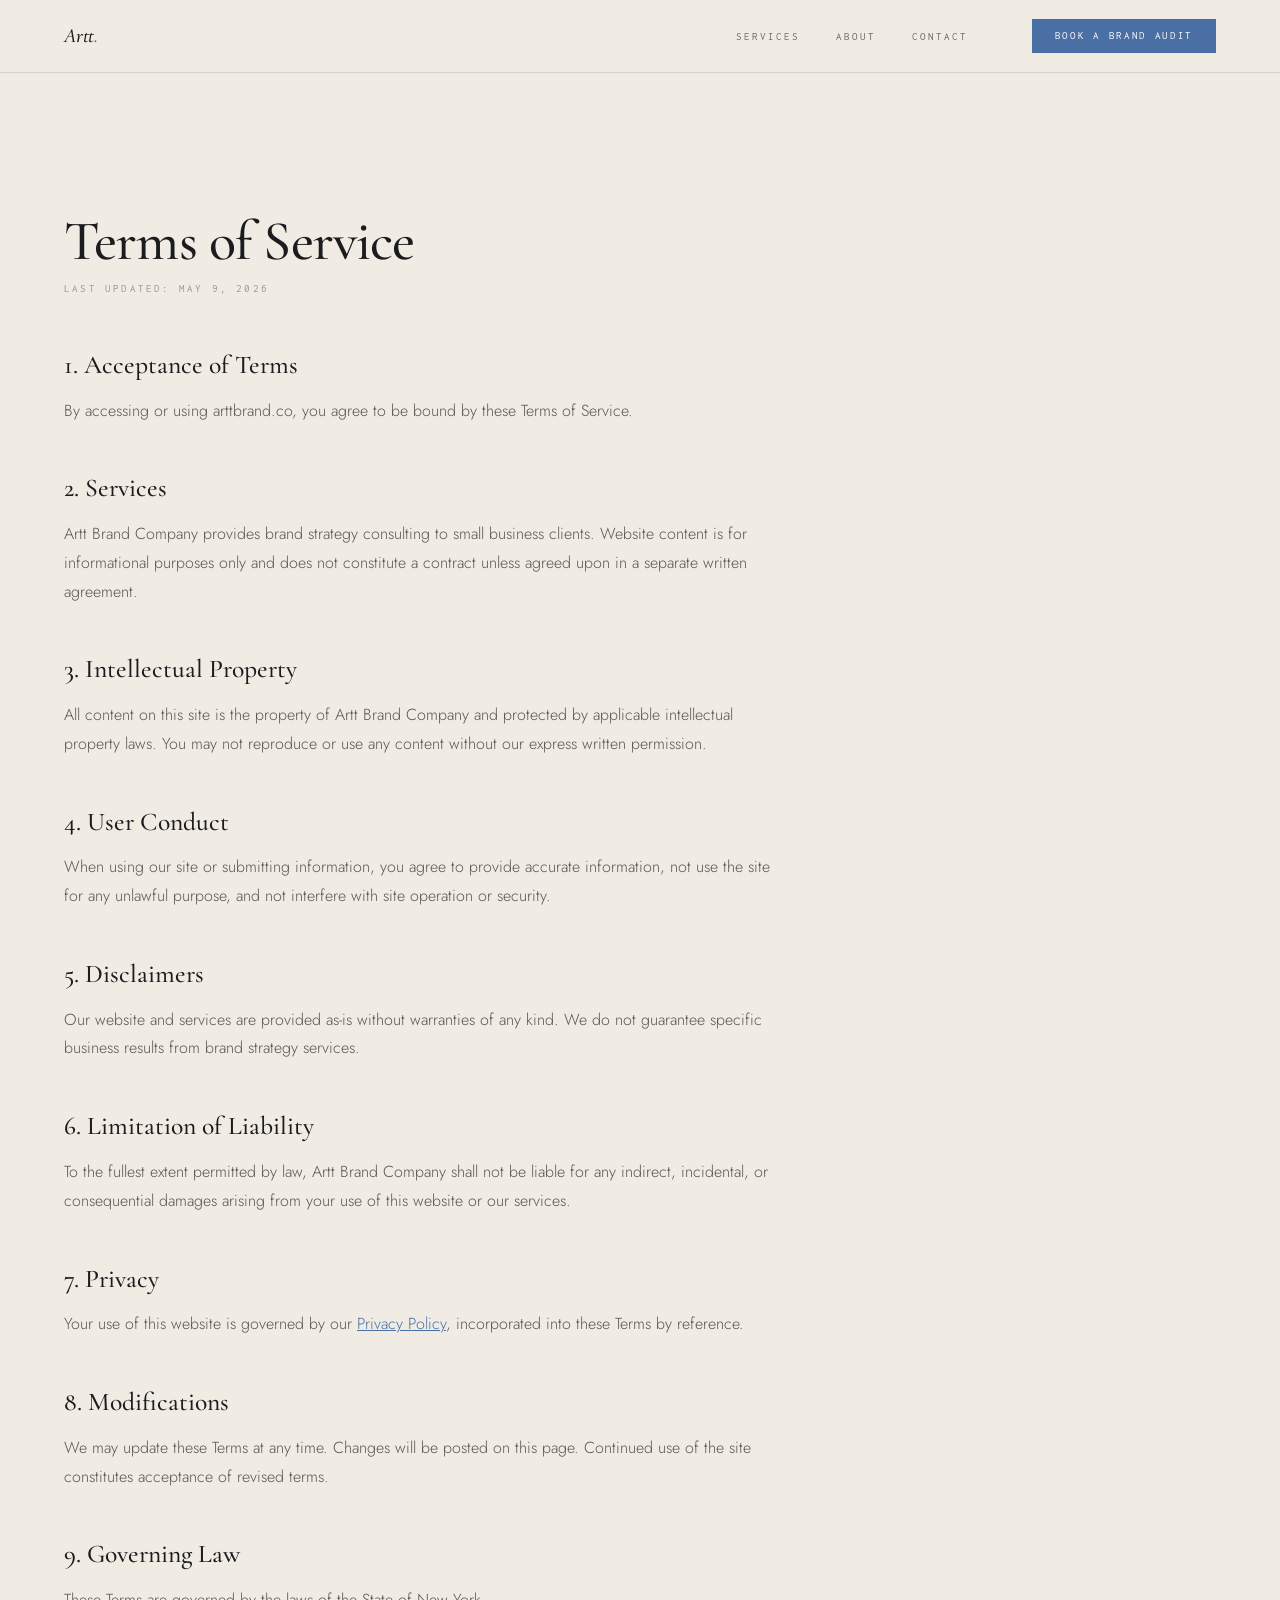
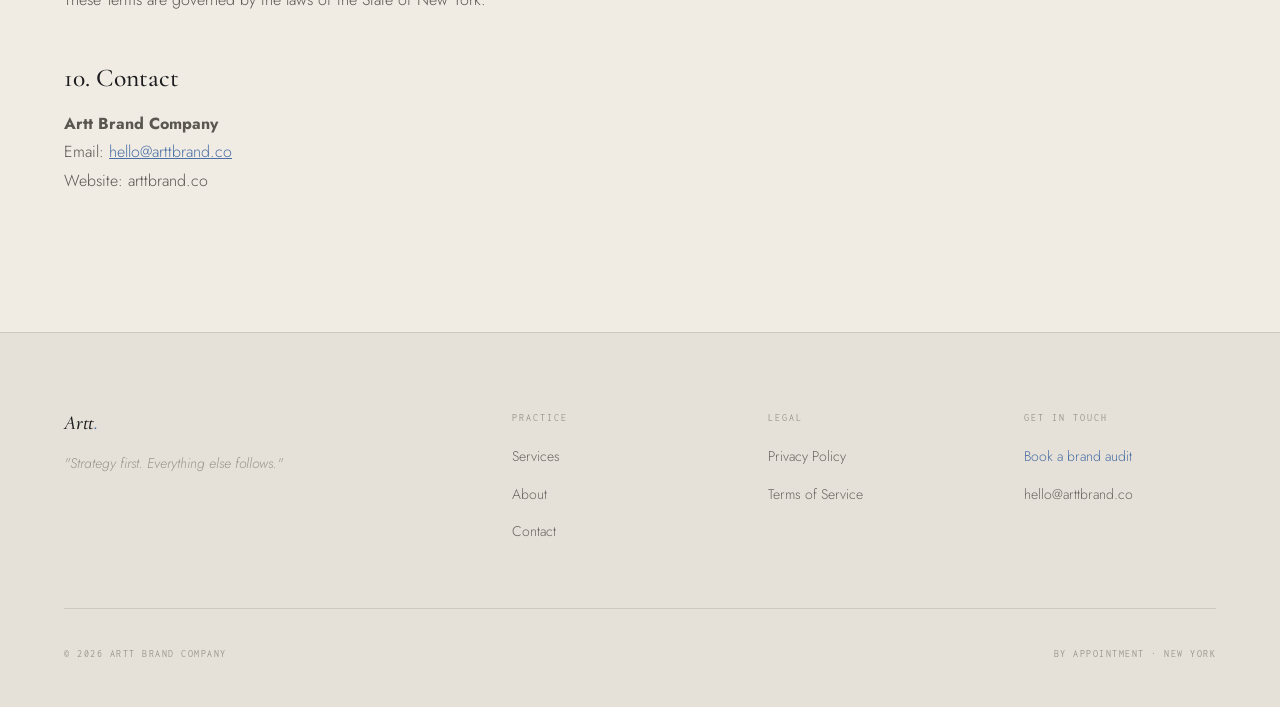
<file: terms.html>
﻿<!doctype html><html lang="en"><head><meta charset="utf-8"><meta name="viewport" content="width=device-width, initial-scale=1.0">
<title>Terms of Service - Artt Brand Company</title>
<link rel="icon" href="/favicon.svg" type="image/svg+xml">
<link rel="stylesheet" href="styles.css">
<style>.legal{padding-top:calc(140px * var(--density));padding-bottom:calc(120px * var(--density));max-width:72ch}.legal h1{font:500 clamp(36px,4.5vw,56px)/1.05 var(--font-display);letter-spacing:-.015em;margin:0 0 12px}.updated{font:400 11px/1 var(--font-mono);letter-spacing:.2em;text-transform:uppercase;color:var(--fg-muted);margin-bottom:56px;display:block}.legal h2{font:500 clamp(20px,2vw,26px)/1.2 var(--font-display);margin:48px 0 16px}.legal p,.legal li{font:300 16px/1.8 var(--font-body);color:var(--color-paper-soft);margin-bottom:16px}.legal ul{padding-left:20px}.legal a{color:var(--accent);text-decoration:underline}</style></head><body>
<header class="site-header"><div class="site-header__inner"><a class="site-header__mark" href="index.html">Artt<span class="mark-dot">.</span></a><nav class="site-nav"><a href="services.html">Services</a><a href="about.html">About</a><a href="contact.html">Contact</a></nav><button class="nav-toggle" aria-label="Menu" aria-expanded="false"><span></span><span></span><span></span></button><a class="btn btn--primary" href="contact.html">Book a brand audit</a></div></header>
<main><div class="wrap"><div class="legal">
<h1>Terms of Service</h1><span class="updated">Last updated: May 9, 2026</span>
<h2>1. Acceptance of Terms</h2><p>By accessing or using arttbrand.co, you agree to be bound by these Terms of Service.</p>
<h2>2. Services</h2><p>Artt Brand Company provides brand strategy consulting to small business clients. Website content is for informational purposes only and does not constitute a contract unless agreed upon in a separate written agreement.</p>
<h2>3. Intellectual Property</h2><p>All content on this site is the property of Artt Brand Company and protected by applicable intellectual property laws. You may not reproduce or use any content without our express written permission.</p>
<h2>4. User Conduct</h2><p>When using our site or submitting information, you agree to provide accurate information, not use the site for any unlawful purpose, and not interfere with site operation or security.</p>
<h2>5. Disclaimers</h2><p>Our website and services are provided as-is without warranties of any kind. We do not guarantee specific business results from brand strategy services.</p>
<h2>6. Limitation of Liability</h2><p>To the fullest extent permitted by law, Artt Brand Company shall not be liable for any indirect, incidental, or consequential damages arising from your use of this website or our services.</p>
<h2>7. Privacy</h2><p>Your use of this website is governed by our <a href="privacy.html">Privacy Policy</a>, incorporated into these Terms by reference.</p>
<h2>8. Modifications</h2><p>We may update these Terms at any time. Changes will be posted on this page. Continued use of the site constitutes acceptance of revised terms.</p>
<h2>9. Governing Law</h2><p>These Terms are governed by the laws of the State of New York.</p>
<h2>10. Contact</h2><p><strong>Artt Brand Company</strong><br>Email: <a href="mailto:hello@arttbrand.co">hello@arttbrand.co</a><br>Website: arttbrand.co</p>
</div></div></main>
<footer class="site-footer"><div class="wrap"><div class="site-footer__row"><div class="site-footer__brand"><span class="site-footer__mark">Artt<span style="color:var(--accent)">.</span></span><p class="site-footer__quote">"Strategy first. Everything else follows."</p></div><div class="footer-col"><h4>Practice</h4><ul><li><a href="services.html">Services</a></li><li><a href="about.html">About</a></li><li><a href="contact.html">Contact</a></li></ul></div><div class="footer-col"><h4>Legal</h4><ul><li><a href="privacy.html">Privacy Policy</a></li><li><a href="terms.html">Terms of Service</a></li></ul></div><div class="footer-col"><h4>Get in touch</h4><ul><li><a class="cta" href="contact.html">Book a brand audit</a></li><li><a href="mailto:hello@arttbrand.co">hello@arttbrand.co</a></li></ul></div></div><div class="site-footer__meta"><span>&copy; <script>document.write(new Date().getFullYear())</script> Artt Brand Company</span><span>By appointment &middot; New York</span></div></div></footer>
<script>document.querySelector('.nav-toggle').addEventListener('click',function(){const n=document.querySelector('.site-nav');const open=this.getAttribute('aria-expanded')==='true';this.setAttribute('aria-expanded',!open);n.classList.toggle('is-open')});</script>
</body></html>
</file>
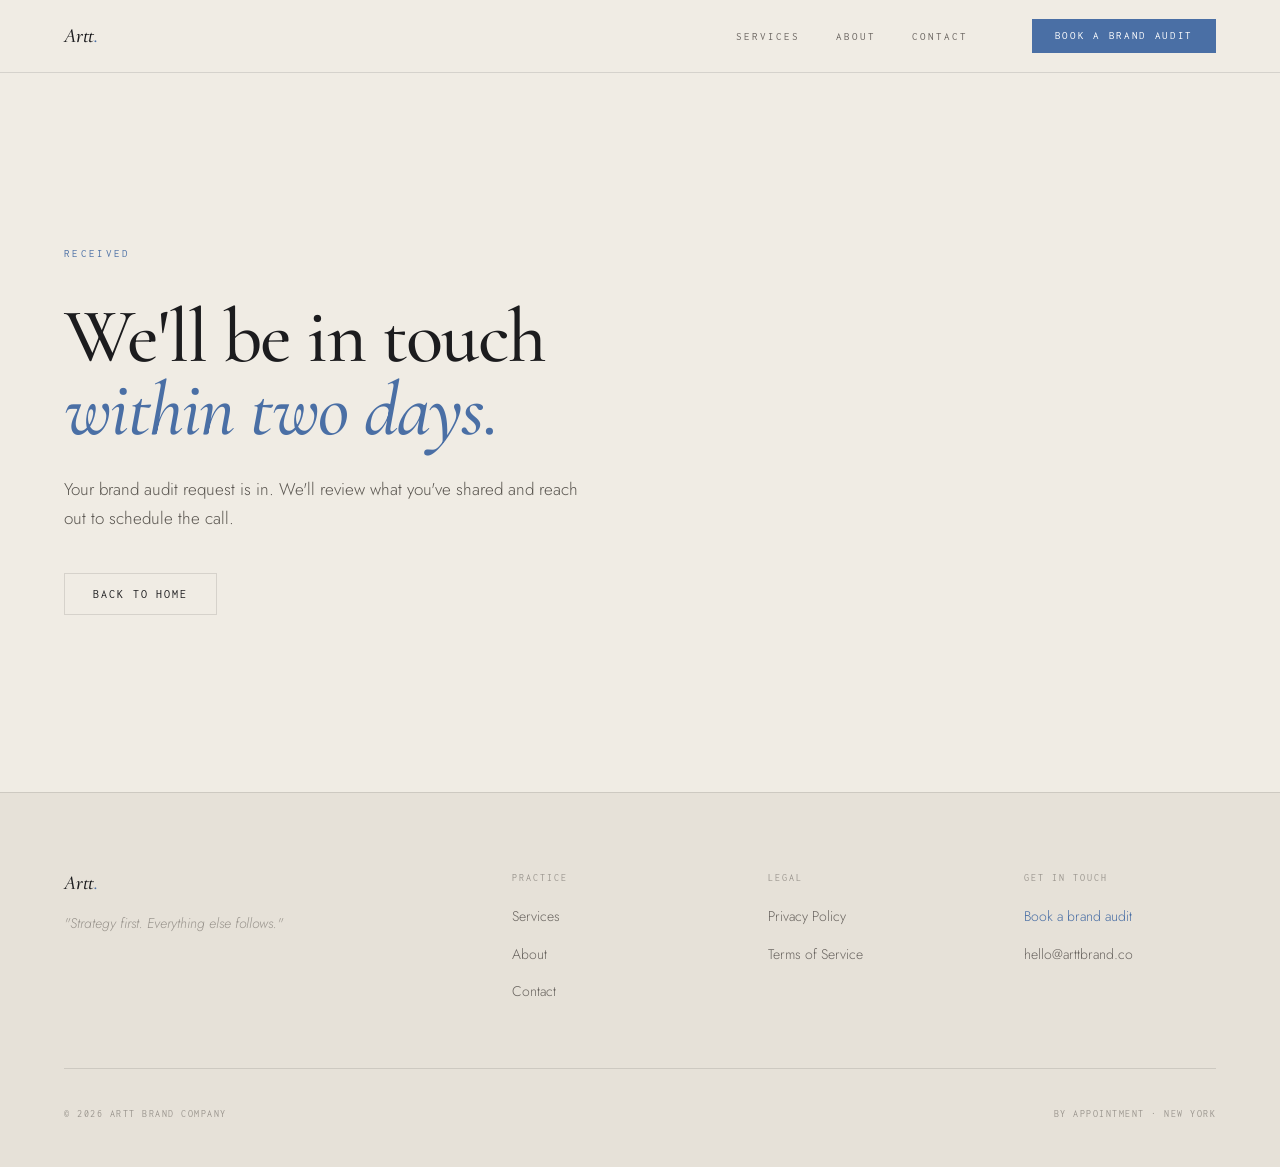
<file: thanks.html>
﻿<!doctype html><html lang="en"><head><meta charset="utf-8"><meta name="viewport" content="width=device-width, initial-scale=1.0"><title>Thank You - Artt Brand Company</title><link rel="icon" href="/favicon.svg" type="image/svg+xml"><link rel="stylesheet" href="styles.css"><style>.thanks{min-height:80vh;display:flex;align-items:center}.thanks__hed{font:500 clamp(40px,6vw,80px)/.96 var(--font-display);letter-spacing:-.02em;margin:0 0 28px}.thanks__hed em{font-style:italic;color:var(--accent)}.thanks__body{font:300 17px/1.7 var(--font-body);color:var(--color-paper-soft);margin:0 0 40px}</style></head><body>
<header class="site-header"><div class="site-header__inner"><a class="site-header__mark" href="index.html">Artt<span class="mark-dot">.</span></a><nav class="site-nav"><a href="services.html">Services</a><a href="about.html">About</a><a href="contact.html">Contact</a></nav><button class="nav-toggle" aria-label="Menu" aria-expanded="false"><span></span><span></span><span></span></button><a class="btn btn--primary" href="contact.html">Book a brand audit</a></div></header>
<main><div class="wrap thanks"><div style="max-width:52ch"><span class="section-label section-label--accent">Received</span><h1 class="thanks__hed">We'll be in touch <em>within two days.</em></h1><p class="thanks__body">Your brand audit request is in. We'll review what you've shared and reach out to schedule the call.</p><a class="btn btn--ghost" href="index.html">Back to home</a></div></div></main>
<footer class="site-footer"><div class="wrap"><div class="site-footer__row"><div class="site-footer__brand"><span class="site-footer__mark">Artt<span style="color:var(--accent)">.</span></span><p class="site-footer__quote">"Strategy first. Everything else follows."</p></div><div class="footer-col"><h4>Practice</h4><ul><li><a href="services.html">Services</a></li><li><a href="about.html">About</a></li><li><a href="contact.html">Contact</a></li></ul></div><div class="footer-col"><h4>Legal</h4><ul><li><a href="privacy.html">Privacy Policy</a></li><li><a href="terms.html">Terms of Service</a></li></ul></div><div class="footer-col"><h4>Get in touch</h4><ul><li><a class="cta" href="contact.html">Book a brand audit</a></li><li><a href="mailto:hello@arttbrand.co">hello@arttbrand.co</a></li></ul></div></div><div class="site-footer__meta"><span>&copy; <script>document.write(new Date().getFullYear())</script> Artt Brand Company</span><span>By appointment &middot; New York</span></div></div></footer>
<script>document.querySelector('.nav-toggle').addEventListener('click',function(){const n=document.querySelector('.site-nav');const open=this.getAttribute('aria-expanded')==='true';this.setAttribute('aria-expanded',!open);n.classList.toggle('is-open')});</script>
</body></html>
</file>
<file: styles.css>
@import url('https://fonts.googleapis.com/css2?family=Cormorant+Garamond:ital,wght@0,300;0,400;0,500;0,600;1,300;1,400;1,500;1,600&family=Jost:wght@300;400;500&family=Inconsolata:wght@400;500&display=swap');

:root {
  --font-display: "Cormorant Garamond", Georgia, serif;
  --font-body: "Jost", "Helvetica Neue", Arial, sans-serif;
  --font-mono: "Inconsolata", "Courier New", monospace;
  --color-ink: #f0ece4;
  --color-paper: #1C1C1E;
  --color-paper-soft: #5a5650;
  --accent: #4A6FA5;
  --accent-dim: #3a5a8a;
  --bg-page: #f0ece4;
  --color-surface: #e6e1d8;
  --color-surface-2: #ddd8ce;
  --fg-primary: #1C1C1E;
  --fg-secondary: #6a6560;
  --fg-muted: #9a958e;
  --color-hairline: rgba(28,28,30,0.12);
  --color-hairline-2: rgba(28,28,30,0.06);
  --gutter: clamp(24px, 5vw, 80px);
  --wrap: 1320px;
  --density: 1;
  --t-base: 0.22s;
  --ease: cubic-bezier(0.25, 0.1, 0.25, 1);
}
*, *::before, *::after { box-sizing: border-box; margin: 0; padding: 0; }
html { scroll-behavior: smooth; -webkit-font-smoothing: antialiased; }
body { background: var(--bg-page); color: var(--fg-primary); font: 400 16px/1.6 var(--font-body); min-height: 100vh; }
img, svg { display: block; max-width: 100%; }
a { color: inherit; text-decoration: none; }
ul, ol { list-style: none; }
.wrap { max-width: var(--wrap); margin-inline: auto; padding-inline: var(--gutter); }
section { padding: calc(120px * var(--density)) 0; }
.t-h2 { font: 500 clamp(36px, 4.5vw, 60px)/1.05 var(--font-display); letter-spacing: -0.015em; text-wrap: pretty; }
.t-body { font: 300 clamp(15px, 1.4vw, 18px)/1.7 var(--font-body); color: var(--color-paper-soft); max-width: 52ch; }
em { font-style: italic; }
.section-label { display: block; font: 400 10.5px/1 var(--font-mono); letter-spacing: 0.22em; text-transform: uppercase; color: var(--fg-muted); margin-bottom: 40px; }
.section-label--accent { color: var(--accent); }
.btn { display: inline-flex; align-items: center; gap: 8px; padding: 14px 28px; font: 400 12px/1 var(--font-mono); letter-spacing: 0.16em; text-transform: uppercase; border: 1px solid transparent; transition: all var(--t-base) var(--ease); white-space: nowrap; }
.btn--primary { background: var(--accent); color: #fff; border-color: var(--accent); }
.btn--primary:hover { background: var(--accent-dim); border-color: var(--accent-dim); }
.btn--ghost { background: transparent; color: var(--fg-primary); border-color: var(--color-hairline); }
.btn--ghost:hover { border-color: var(--fg-secondary); }
.link-ghost { font: 400 12px/1 var(--font-mono); letter-spacing: 0.16em; text-transform: uppercase; color: var(--fg-secondary); border-bottom: 1px solid var(--color-hairline); padding-bottom: 4px; transition: color var(--t-base) var(--ease), border-color var(--t-base) var(--ease); }
.link-ghost:hover { color: var(--accent); border-color: var(--accent); }
.site-header { position: fixed; top: 0; left: 0; right: 0; z-index: 100; border-bottom: 1px solid var(--color-hairline); background: rgba(240,236,228,0.92); backdrop-filter: blur(12px); }
.site-header__inner { max-width: var(--wrap); margin-inline: auto; padding-inline: var(--gutter); height: 72px; display: flex; align-items: center; gap: 40px; }
.site-header__mark { font: 500 italic clamp(18px,1.6vw,22px)/1 var(--font-display); letter-spacing: -0.01em; color: var(--fg-primary); flex-shrink: 0; }
.mark-dot { color: var(--accent); }
.site-nav { display: flex; gap: 36px; margin-left: auto; }
.site-nav a { font: 400 11px/1 var(--font-mono); letter-spacing: 0.18em; text-transform: uppercase; color: var(--fg-secondary); transition: color var(--t-base) var(--ease); }
.site-nav a:hover, .site-nav a.active { color: var(--fg-primary); }
.site-nav a.active { color: var(--accent); }
.site-header .btn { margin-left: 24px; padding: 11px 22px; font-size: 10.5px; }
main { padding-top: 72px; }
.site-footer { border-top: 1px solid var(--color-hairline); padding: 80px 0 48px; background: var(--color-surface); }
.site-footer__row { display: grid; grid-template-columns: 2fr 1fr 1fr 1fr; gap: 64px; padding-bottom: 64px; border-bottom: 1px solid var(--color-hairline); margin-bottom: 40px; }
.site-footer__brand { display: flex; flex-direction: column; gap: 20px; }
.site-footer__mark { font: 500 italic 20px/1 var(--font-display); letter-spacing: -0.01em; color: var(--fg-primary); }
.site-footer__quote { font: 300 italic 14px/1.5 var(--font-body); color: var(--fg-muted); max-width: 28ch; }
.footer-col h4 { font: 400 10px/1 var(--font-mono); letter-spacing: 0.2em; text-transform: uppercase; color: var(--fg-muted); margin-bottom: 20px; }
.footer-col ul { display: flex; flex-direction: column; gap: 12px; }
.footer-col a { font: 300 14px/1 var(--font-body); color: var(--fg-secondary); transition: color var(--t-base) var(--ease); }
.footer-col a:hover { color: var(--fg-primary); }
.footer-col a.cta { color: var(--accent); }
.site-footer__meta { display: flex; justify-content: space-between; align-items: center; font: 400 10px/1 var(--font-mono); letter-spacing: 0.15em; text-transform: uppercase; color: var(--fg-muted); }
.form-field { display: flex; flex-direction: column; gap: 8px; }
.form-field label { font: 400 10px/1 var(--font-mono); letter-spacing: 0.2em; text-transform: uppercase; color: var(--fg-muted); }
.form-field input, .form-field select, .form-field textarea { background: var(--color-surface-2); border: 1px solid var(--color-hairline); color: var(--fg-primary); font: 300 15px/1 var(--font-body); padding: 14px 18px; outline: none; transition: border-color var(--t-base) var(--ease); width: 100%; -webkit-appearance: none; }
.form-field input:focus, .form-field select:focus, .form-field textarea:focus { border-color: var(--accent); }
.form-field textarea { resize: vertical; min-height: 140px; line-height: 1.6; }
@media (max-width: 1080px) { :root { --density: 0.85; } }
/* Mobile nav toggle */
.nav-toggle { display: none; flex-direction: column; gap: 5px; background: none; border: none; cursor: pointer; padding: 8px; margin-left: auto; }
.nav-toggle span { display: block; width: 22px; height: 2px; background: var(--fg-primary); transition: all 0.3s var(--ease); }
.nav-toggle[aria-expanded="true"] span:nth-child(1) { transform: rotate(45deg) translate(5px, 5px); }
.nav-toggle[aria-expanded="true"] span:nth-child(2) { opacity: 0; }
.nav-toggle[aria-expanded="true"] span:nth-child(3) { transform: rotate(-45deg) translate(5px, -5px); }
/* ── Scroll-reveal ────────────────────────────── */
[data-reveal] {
  opacity: 0;
  transform: translateY(22px);
  transition: opacity 0.65s var(--ease), transform 0.65s var(--ease);
  transition-delay: var(--reveal-delay, 0ms);
}
[data-reveal="fade"] {
  transform: none;
  transition: opacity 0.55s var(--ease);
  transition-delay: var(--reveal-delay, 0ms);
}
[data-reveal].is-visible {
  opacity: 1;
  transform: none;
}
@media (prefers-reduced-motion: reduce) {
  [data-reveal], [data-reveal="fade"] { opacity: 1; transform: none; transition: none; }
}

@media (max-width: 768px) {
  :root { --density: 0.7; }
  .nav-toggle { display: flex; }
  .site-nav { display: none; position: absolute; top: 72px; left: 0; right: 0; flex-direction: column; gap: 0; background: rgba(240,236,228,0.97); backdrop-filter: blur(12px); border-bottom: 1px solid var(--color-hairline); padding: 16px var(--gutter); margin-left: 0; }
  .site-nav.is-open { display: flex; }
  .site-nav a { padding: 14px 0; border-bottom: 1px solid var(--color-hairline); }
  .site-header .btn { margin-left: 0; margin-left: 24px; padding: 11px 22px; font-size: 10.5px; }
  .site-footer__row { grid-template-columns: 1fr 1fr; gap: 40px; }
  .site-footer__brand { grid-column: 1 / -1; }
}
</file>
